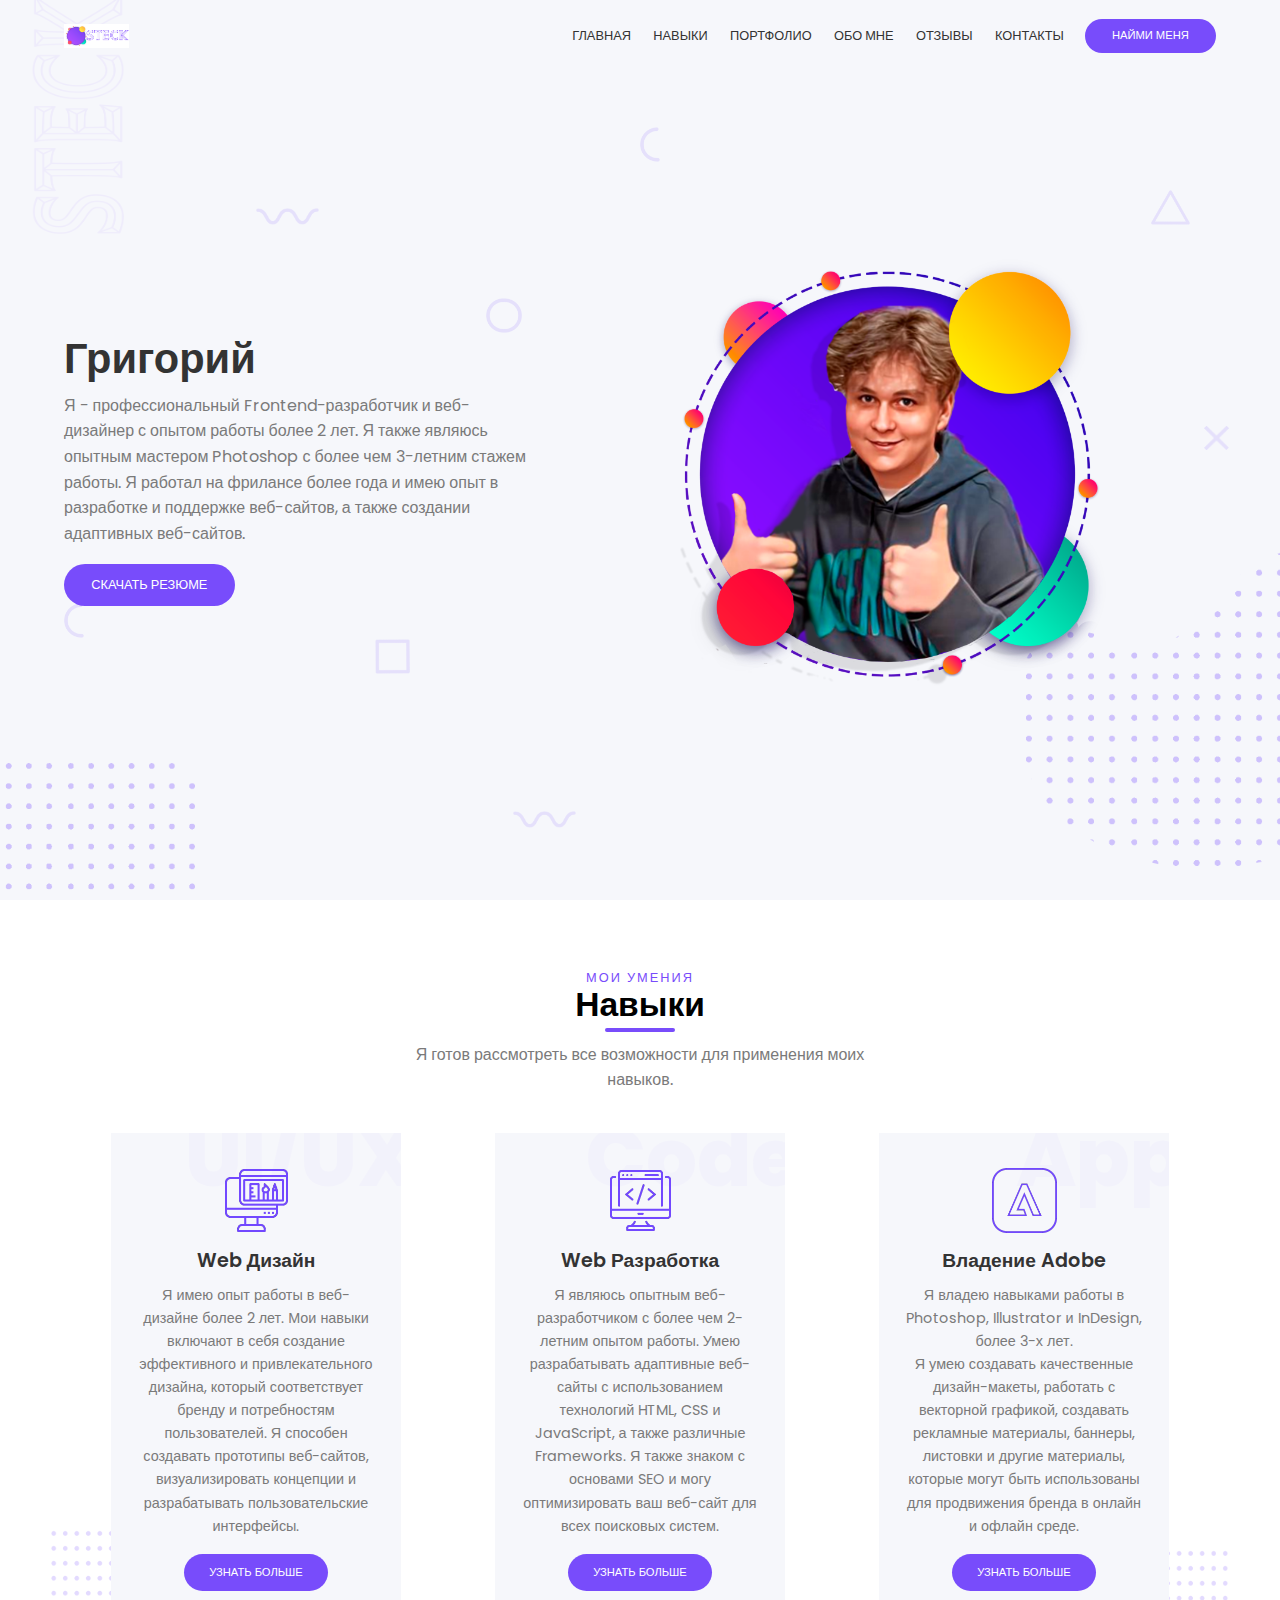
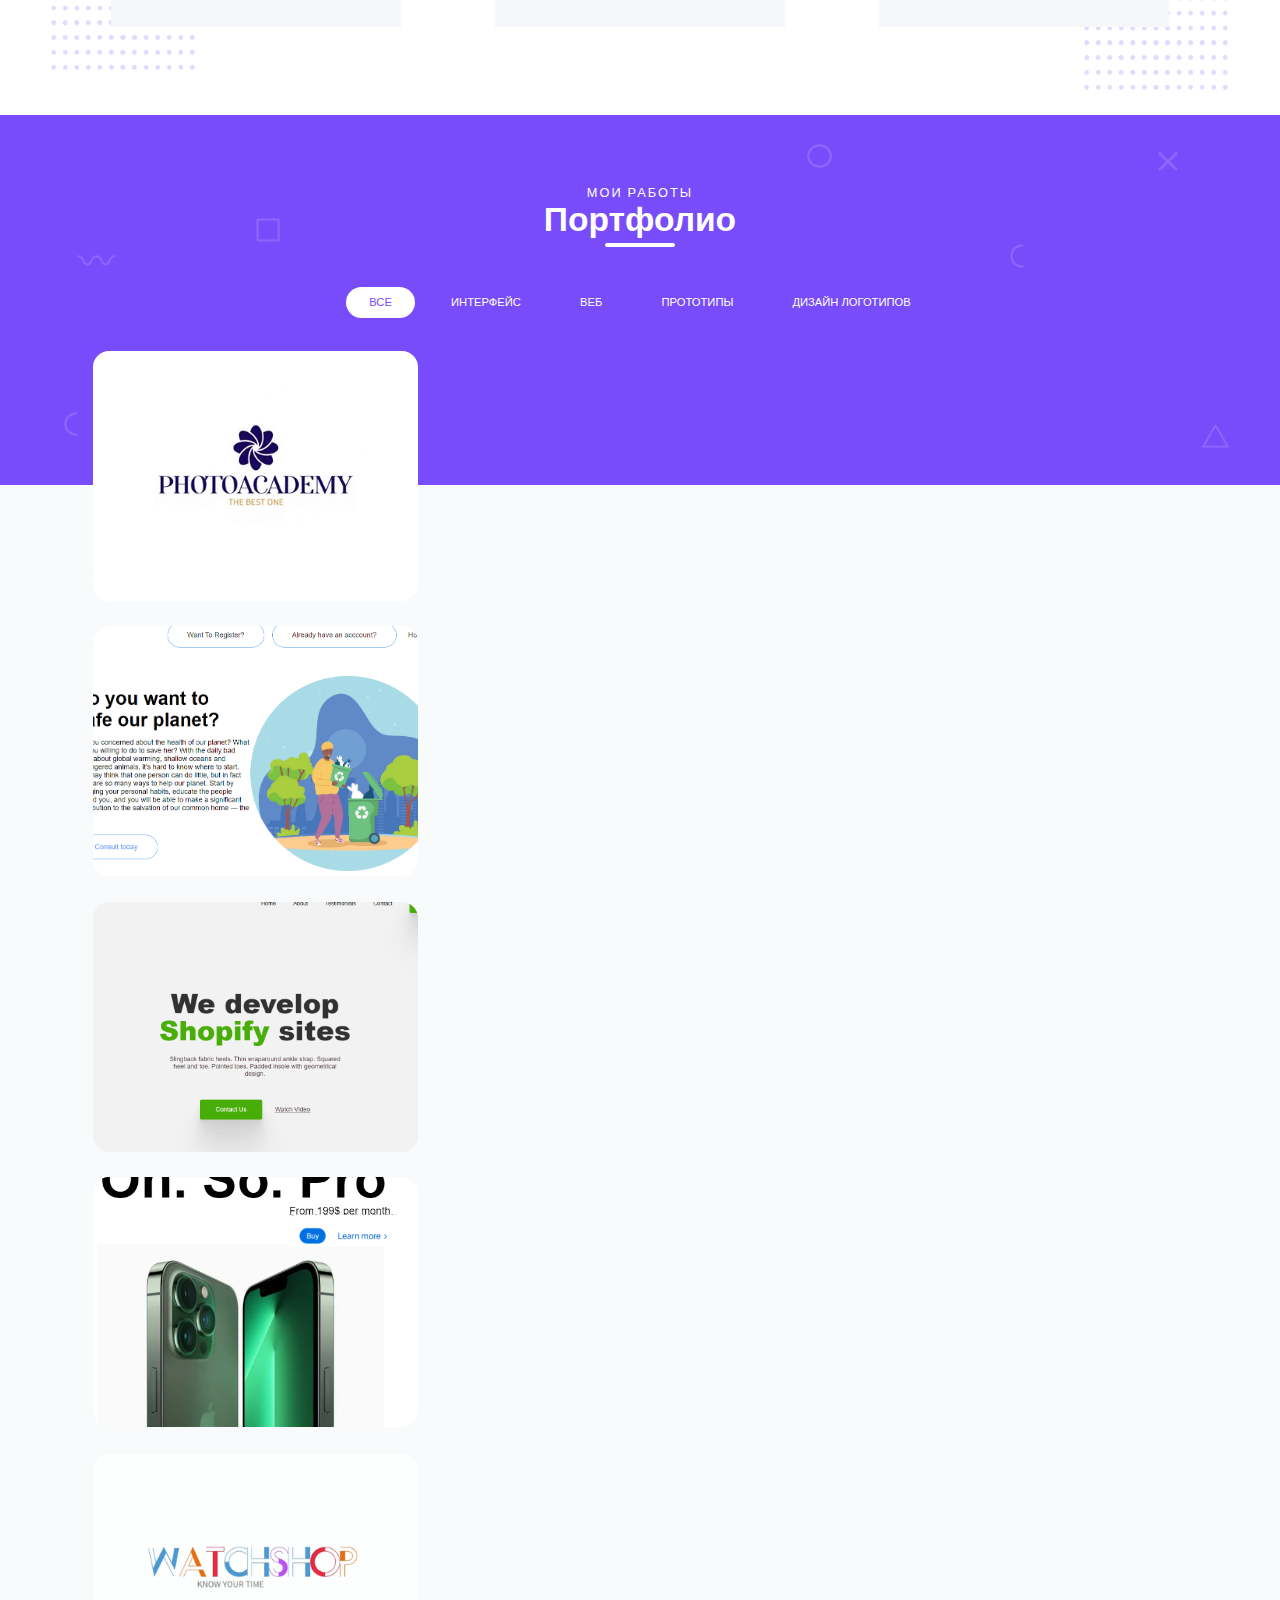
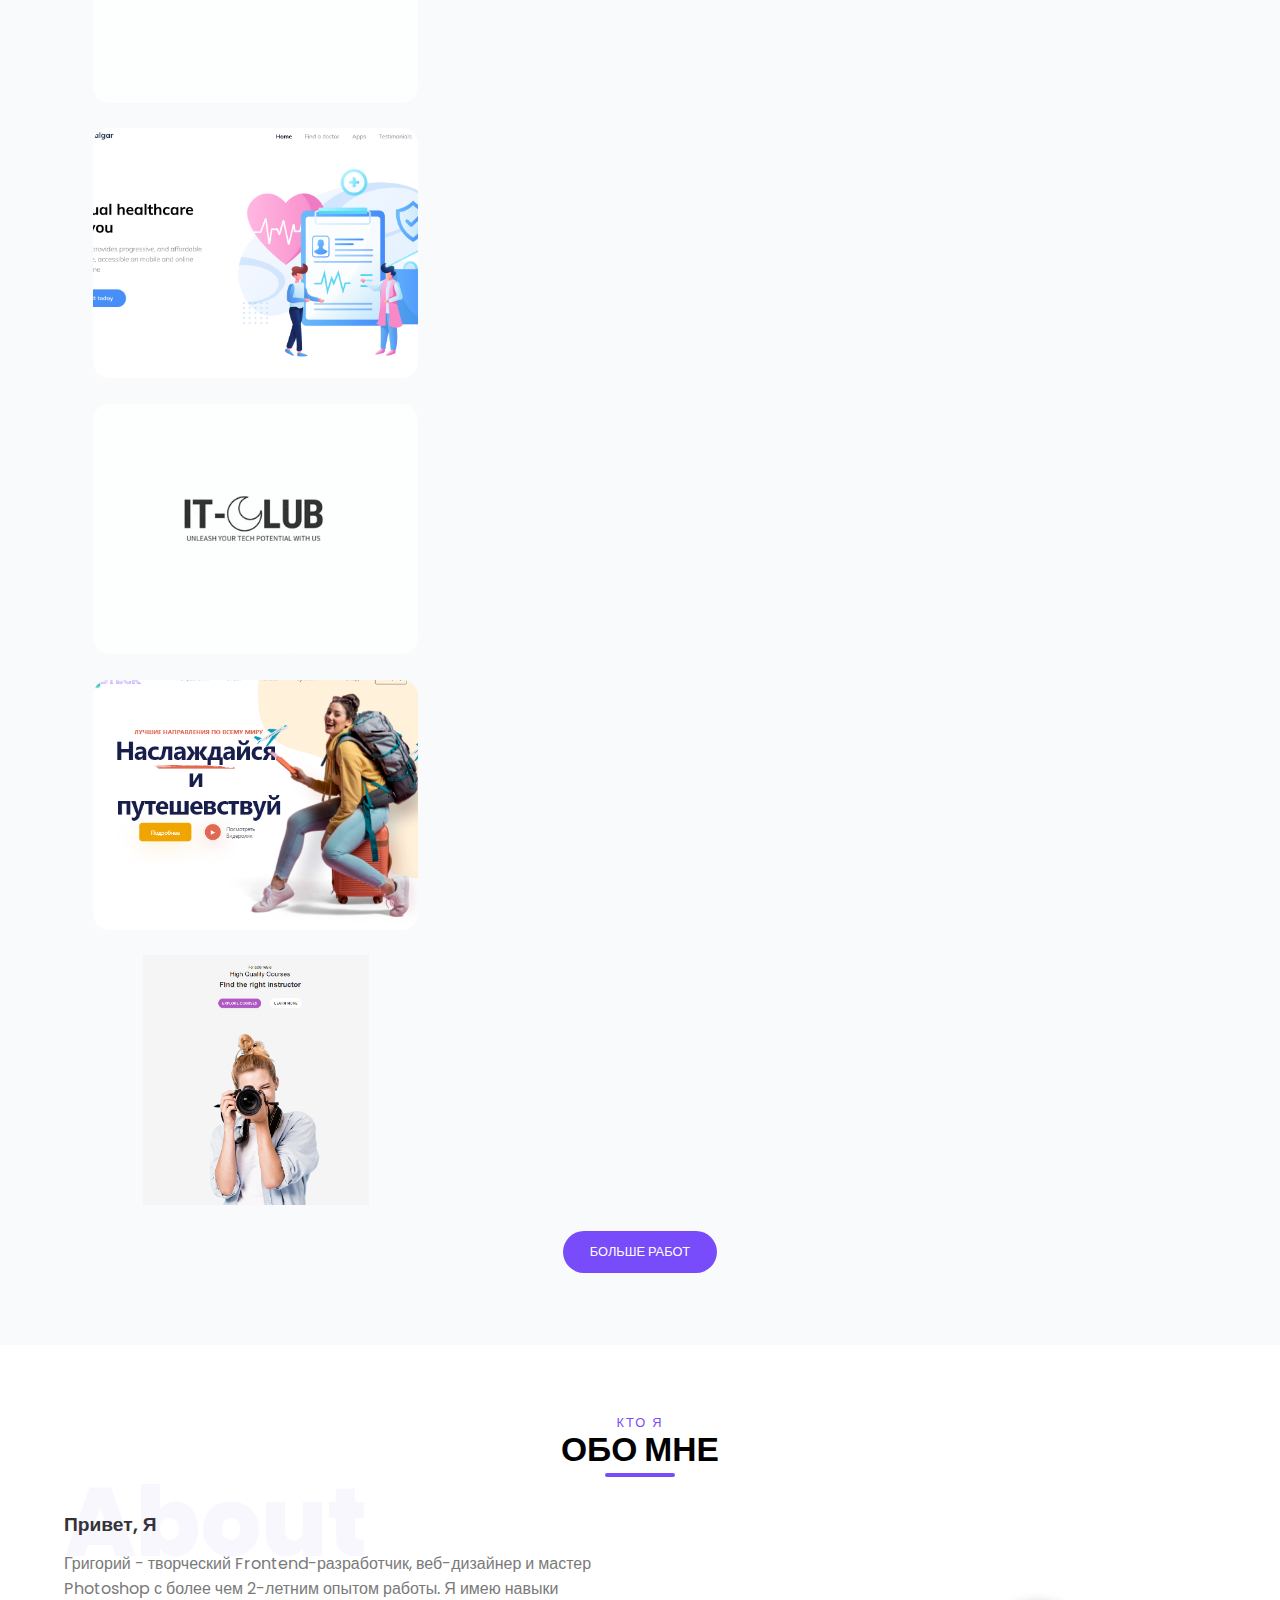
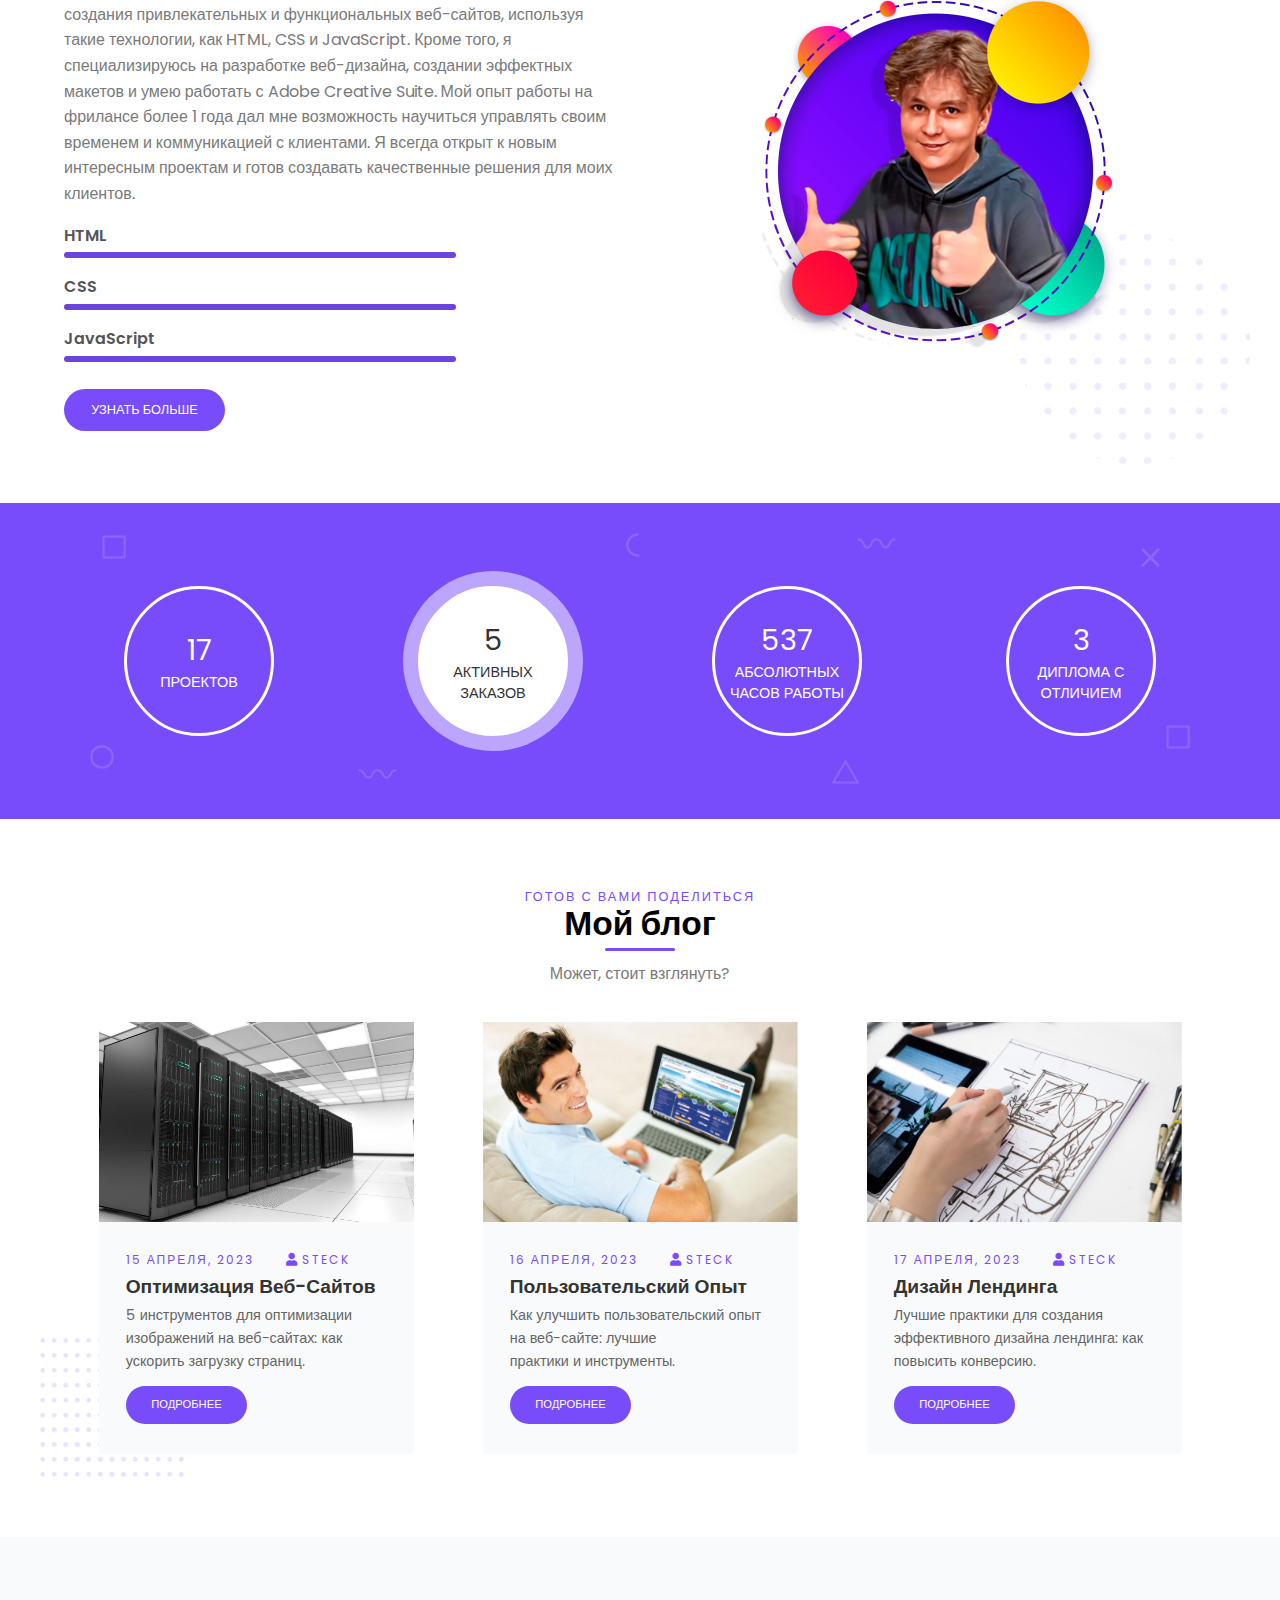
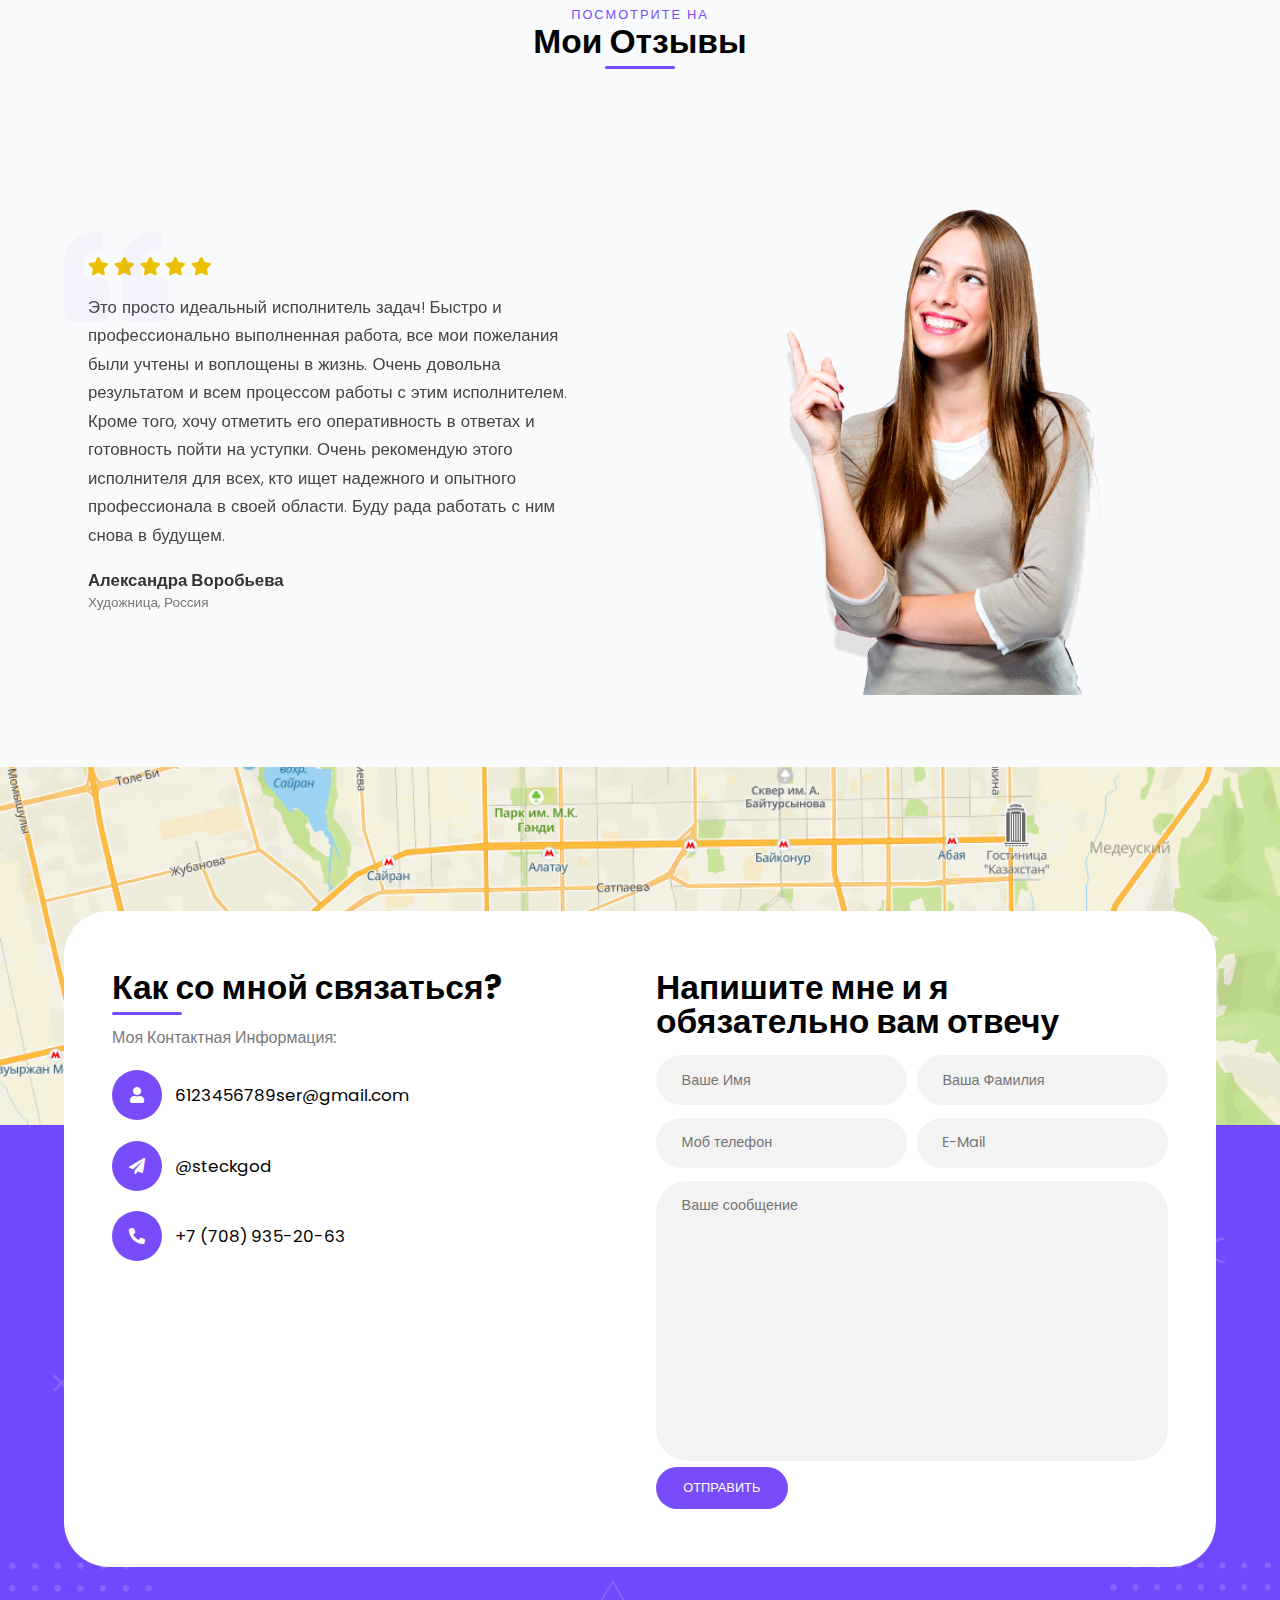
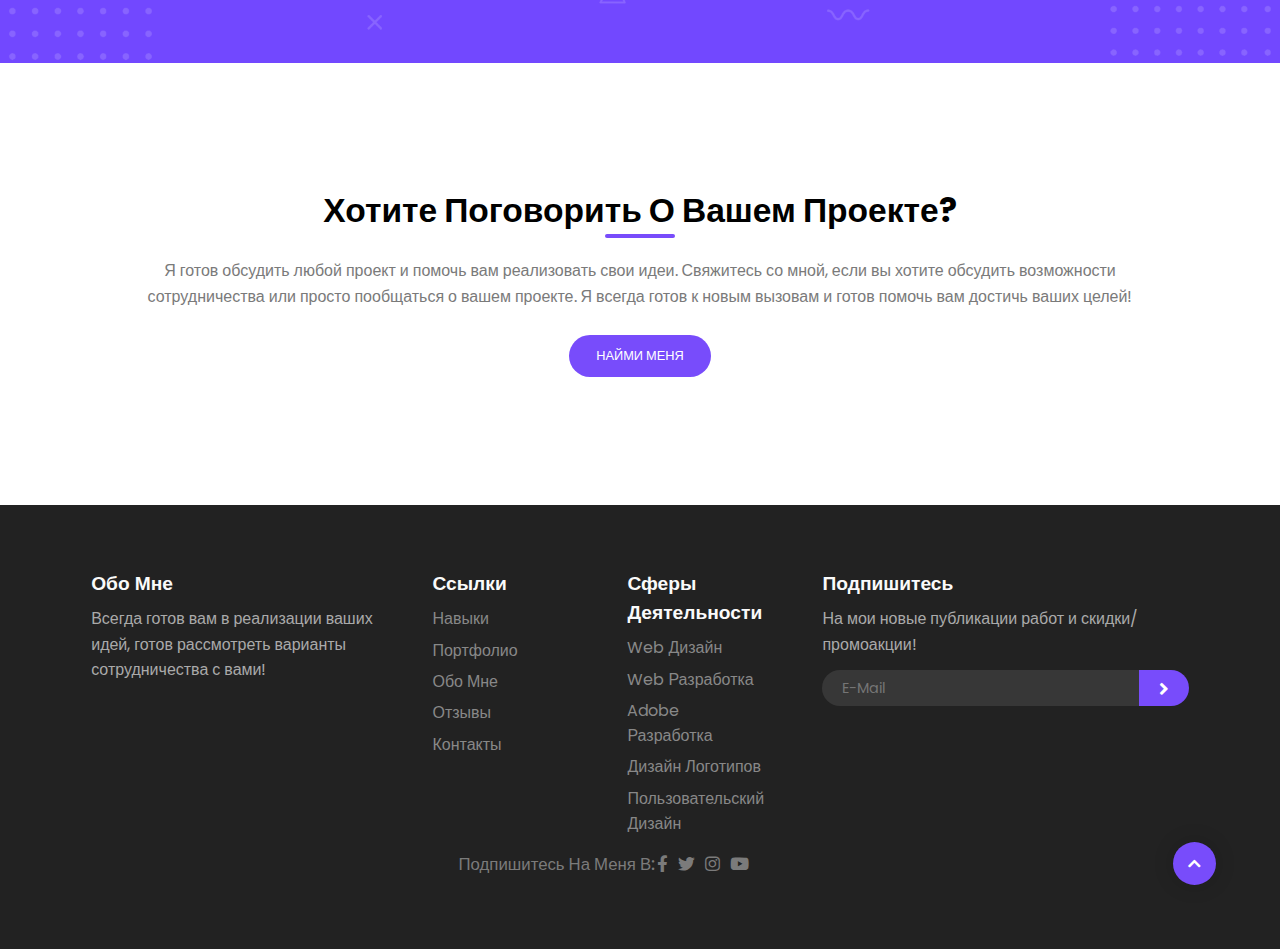
<file: index.html>
<!DOCTYPE html>
<html lang="en">
  <head>
    <meta charset="UTF-8" />
    <meta name="viewport" content="width=device-width, initial-scale=1.0" />
    <title>Григорий Портфолио</title>
    <link
      rel="stylesheet"
      href="https://cdnjs.cloudflare.com/ajax/libs/font-awesome/5.15.1/css/all.min.css"
    />
    <link
      rel="stylesheet"
      href="https://unpkg.com/swiper/swiper-bundle.min.css"
    />
    <link rel="stylesheet" href="./style.css" />
  </head>
  <body>
    <main>
      <header id="header">
        <div class="overlay overlay-lg">
          <img src="./img/shapes/квадрат.png" class="shape square" alt="" />
          <img src="./img/shapes/круг.png" class="shape circle" alt="" />
          <img
            src="./img/shapes/полукруг.png"
            class="shape half-circle1"
            alt=""
          />
          <img
            src="./img/shapes/полукруг.png"
            class="shape half-circle2"
            alt=""
          />
          <img src="./img/shapes/крестик.png" class="shape xshape" alt="" />
          <img src="./img/shapes/волна.png" class="shape wave wave1" alt="" />
          <img src="./img/shapes/волна.png" class="shape wave wave2" alt="" />
          <img
            src="./img/shapes/треугольник.png"
            class="shape triangle"
            alt=""
          />
          <img src="./img/shapes/буквы.png" class="letters" alt="" />
          <img src="./img/shapes/точки1.png" class="points points1" alt="" />
        </div>

        <nav>
          <div class="container">
            <div class="logo">
              <img src="./img/shapes/логотип.png" alt="" />
            </div>

            <div class="links">
              <ul>
                <li>
                  <a href="#header">Главная</a>
                </li>
                <li>
                  <a href="#services">Навыки</a>
                </li>
                <li>
                  <a href="#portfolio">Портфолио</a>
                </li>
                <li>
                  <a href="#about">Обо мне</a>
                </li>
                <li>
                  <a href="#testimonials">Отзывы</a>
                </li>
                <li>
                  <a href="#contact">Контакты</a>
                </li>
                <li>
                  <a href="#hireme" class="active">Найми меня</a>
                </li>
              </ul>
            </div>

            <div class="hamburger-menu">
              <div class="bar"></div>
            </div>
          </div>
        </nav>

        <div class="header-content">
          <div class="container grid-2">
            <div class="column-1">
              <h1 class="header-title">Григорий</h1>
              <p class="text">
                Я - профессиональный Frontend-разработчик и веб-дизайнер с
                опытом работы более 2 лет. Я также являюсь опытным мастером
                Photoshop с более чем 3-летним стажем работы. Я работал на
                фрилансе более года и имею опыт в разработке и поддержке
                веб-сайтов, а также создании адаптивных веб-сайтов.
              </p>
              <a href="https://docs.google.com/document/d/1OFfYvWN8gFTyo6IRxstJ1AmMuGkS2cHM/edit?usp=sharing&ouid=100532072300915300525&rtpof=true&sd=true" class="btn">Скачать Резюме</a>
            </div>

            <div class="column-2 image">
              <img
                src="./img/shapes/точки2.png"
                class="points points2"
                alt=""
              />
              <img src="./img/МоеФото.png" class="img-element z-index" alt="" />
            </div>
          </div>
        </div>
      </header>

      <section class="services section" id="services">
        <div class="container">
          <div class="section-header">
            <h3 class="title" data-title="Мои Умения">Навыки</h3>
            <p class="text">
              Я готов рассмотреть все возможности для применения моих навыков.
            </p>
          </div>

          <div class="cards">
            <div class="card-wrap">
              <img
                src="./img/shapes/точки3.png"
                class="points points1 points-sq"
                alt=""
              />
              <div class="card" data-card="UI/UX">
                <div class="card-content z-index">
                  <img src="./img/Дизайн_ПК.png" class="icon" alt="" />
                  <h3 class="title-sm">Web Дизайн</h3>
                  <p class="text">
                    Я имею опыт работы в веб-дизайне более 2 лет. Мои навыки
                    включают в себя создание эффективного и привлекательного
                    дизайна, который соответствует бренду и потребностям
                    пользователей. Я способен создавать прототипы веб-сайтов,
                    визуализировать концепции и разрабатывать пользовательские
                    интерфейсы.
                  </p>
                  <a href="https://docs.google.com/document/d/1OFfYvWN8gFTyo6IRxstJ1AmMuGkS2cHM/edit?usp=sharing&ouid=100532072300915300525&rtpof=true&sd=true" class="btn small">УЗНАТЬ БОЛЬШЕ</a>
                </div>
              </div>
            </div>

            <div class="card-wrap">
              <div class="card" data-card="Code">
                <div class="card-content z-index">
                  <img src="./img/Код_ПК.png" class="icon" alt="" />
                  <h3 class="title-sm">Web Разработка</h3>
                  <p class="text">
                    Я являюсь опытным веб-разработчиком с более чем 2-летним
                    опытом работы. Умею разрабатывать адаптивные веб-сайты с
                    использованием технологий HTML, CSS и JavaScript, а также
                    различные Frameworks. Я также знаком с основами SEO и могу
                    оптимизировать ваш веб-сайт для всех поисковых систем.
                  </p>
                  <a href="https://docs.google.com/document/d/1OFfYvWN8gFTyo6IRxstJ1AmMuGkS2cHM/edit?usp=sharing&ouid=100532072300915300525&rtpof=true&sd=true" class="btn small">УЗНАТЬ БОЛЬШЕ</a>
                </div>
              </div>
            </div>

            <div class="card-wrap">
              <img
                src="./img/shapes/точки3.png"
                class="points points2 points-sq"
                alt=""
              />
              <div class="card" data-card="App">
                <div class="card-content z-index">
                  <img src="./img/Adobe_фиолетовый.png" class="icon" alt="" />
                  <h3 class="title-sm">Владение Adobe</h3>
                  <p class="text">
                    Я владею навыками работы в Photoshop, Illustrator и
                    InDesign, более 3-х лет. <br />
                    Я умею создавать качественные дизайн-макеты, работать с
                    векторной графикой, создавать рекламные материалы, баннеры,
                    листовки и другие материалы, которые могут быть использованы
                    для продвижения бренда в онлайн и офлайн среде.
                  </p>
                  <a href="https://docs.google.com/document/d/1OFfYvWN8gFTyo6IRxstJ1AmMuGkS2cHM/edit?usp=sharing&ouid=100532072300915300525&rtpof=true&sd=true" class="btn small">УЗНАТЬ БОЛЬШЕ</a>
                </div>
              </div>
            </div>
          </div>
        </div>
      </section>

      <section class="portfolio section" id="portfolio">
        <div class="background-bg">
          <div class="overlay overlay-sm">
            <img
              src="./img/shapes/полукруг.png"
              class="shape half-circle1"
              alt=""
            />
            <img
              src="./img/shapes/полукруг.png"
              class="shape half-circle2"
              alt=""
            />
            <img src="./img/shapes/квадрат.png" class="shape square" alt="" />
            <img src="./img/shapes/волна.png" class="shape wave" alt="" />
            <img src="./img/shapes/круг.png" class="shape circle" alt="" />
            <img
              src="./img/shapes/треугольник.png"
              class="shape triangle"
              alt=""
            />
            <img src="./img/shapes/крестик.png" class="shape xshape" alt="" />
          </div>
        </div>

        <div class="container">
          <div class="section-header">
            <h3 class="title" data-title="Мои работы">Портфолио</h3>
          </div>

          <div class="section-body">
            <div class="filter">
              <button class="filter-btn active" data-filter="*">ВСЕ</button>
              <button class="filter-btn" data-filter=".ui">Интерфейс</button>
              <button class="filter-btn" data-filter=".webdev">ВЕБ</button>
              <button class="filter-btn" data-filter=".appdev">
                Прототипы
              </button>
              <button class="filter-btn" data-filter=".logo-design">
                Дизайн Логотипов
              </button>
            </div>

            <div class="grid">
              <div class="grid-item logo-design">
                <div class="gallery-image">
                  <img src="./img/portfolio/логотип1.gif" alt="" />
                  <div class="img-overlay">
                    <div class="plus"></div>
                    <div class="img-description">
                      <h3>Дизайн Логотипа</h3>
                      <h5>
                        <a href="./img/portfolio/логотип1.gif"
                          >Посмотреть Demo</a
                        >
                      </h5>
                    </div>
                  </div>
                </div>
              </div>
              <div class="grid-item webdev">
                <div class="gallery-image">
                  <img src="./img/portfolio/WEB-РАЗРАБОТКА.png" alt="" />
                  <div class="img-overlay">
                    <div class="plus"></div>
                    <div class="img-description">
                      <h3>Web Разработка</h3>
                      <h5>
                        <a href="./WEB's/Safe_Planet/index.html"
                          >Посмотреть Demo</a
                        >
                      </h5>
                    </div>
                  </div>
                </div>
              </div>
              <div class="grid-item ui webdev">
                <div class="gallery-image">
                  <img src="./img/portfolio/WEB-ДИЗАЙН1.png" alt="" />
                  <div class="img-overlay">
                    <div class="plus"></div>
                    <div class="img-description">
                      <h3>Web Дизайн</h3>
                      <h5>
                        <a href="./WEB's/We_develop_Shopify_sites/index.html"
                          >Посмотреть Demo</a
                        >
                      </h5>
                    </div>
                  </div>
                </div>
              </div>
              <div class="grid-item ui">
                <div class="gallery-image">
                  <img
                    src="./img/portfolio/Пользовательский_дизайн.png"
                    alt=""
                  />
                  <div class="img-overlay">
                    <div class="plus"></div>
                    <div class="img-description">
                      <h3>Пользовательский Дизайн</h3>
                      <h5>
                        <a href="./img/portfolio/Пользовательский_дизайн.png"
                          >Посмотреть Demo</a
                        >
                      </h5>
                    </div>
                  </div>
                </div>
              </div>
              <div class="grid-item logo-design">
                <div class="gallery-image">
                  <img src="./img/portfolio/логотип2.gif" alt="" />
                  <div class="img-overlay">
                    <div class="plus"></div>
                    <div class="img-description">
                      <h3>Дизайн Логотипа</h3>
                      <h5>
                        <a href="./img/portfolio/логотип2.gif"
                          >Посмотреть Demo</a
                        >
                      </h5>
                    </div>
                  </div>
                </div>
              </div>
              <div class="grid-item appdev">
                <div class="gallery-image">
                  <img src="./img/portfolio/FIGMA_ПРОТОТИП.png" alt="" />
                  <div class="img-overlay">
                    <div class="plus"></div>
                    <div class="img-description">
                      <h3>Разработка в FIGMA</h3>
                      <h5>
                        <a
                          href="https://www.figma.com/file/yZlsMuIBLykopM1iauGmox/trafalgar-landing-page-for-figma?node-id=0%3A1&t=SD2Lr482LVcOVNb5-1"
                          >Посмотреть Demo</a
                        >
                      </h5>
                    </div>
                  </div>
                </div>
              </div>
              <div class="grid-item logo-design">
                <div class="gallery-image">
                  <img src="./img/portfolio/логотип3.gif" alt="" />
                  <div class="img-overlay">
                    <div class="plus"></div>
                    <div class="img-description">
                      <h3>Дизайн Логотипа</h3>
                      <h5>
                        <a href="./img/portfolio/логотип3.gif"
                          >Посмотреть Demo</a
                        >
                      </h5>
                    </div>
                  </div>
                </div>
              </div>
              <div class="grid-item appdev ui">
                <div class="gallery-image">
                  <img src="./img/portfolio/ADOBE_XD_ПРОТОТИП.png" alt="" />
                  <div class="img-overlay">
                    <div class="plus"></div>
                    <div class="img-description">
                      <h3>Разработка В Adobe</h3>
                      <h5>
                        <a href="./img/portfolio/Adobe_XD_Проект.png"
                          >Посмотреть Demo</a
                        >
                      </h5>
                    </div>
                  </div>
                </div>
              </div>
              <div class="grid-item ui webdev">
                <div class="gallery-image">
                  <img src="./img/portfolio/WEB-ДИЗАЙН2.png" alt="" />
                  <div class="img-overlay">
                    <div class="plus"></div>
                    <div class="img-description">
                      <h3>Web Дизайн</h3>
                      <h5>
                        <a href="/WEB's/PhotoAcademy/index.html"
                          >Посмотреть Demo</a
                        >
                      </h5>
                    </div>
                  </div>
                </div>
              </div>
            </div>
            <div class="more-folio">
              <a href="#portfolio" class="btn">Больше работ</a>
            </div>
          </div>
        </div>
      </section>

      <section class="about section" id="about">
        <div class="container">
          <div class="section-header">
            <h3 class="title" data-title="Кто Я">ОБО МНЕ</h3>
          </div>

          <div class="section-body grid-2">
            <div class="column-1">
              <h3 class="title-sm">Привет, Я</h3>
              <p class="text">
                Григорий - творческий Frontend-разработчик, веб-дизайнер и
                мастер Photoshop с более чем 2-летним опытом работы. Я имею
                навыки создания привлекательных и функциональных веб-сайтов,
                используя такие технологии, как HTML, CSS и JavaScript. Кроме
                того, я специализируюсь на разработке веб-дизайна, создании
                эффектных макетов и умею работать с Adobe Creative Suite. Мой
                опыт работы на фрилансе более 1 года дал мне возможность
                научиться управлять своим временем и коммуникацией с клиентами.
                Я всегда открыт к новым интересным проектам и готов создавать
                качественные решения для моих клиентов.
              </p>
              <div class="skills">
                <div class="skill html">
                  <h3 class="skill-title">HTML</h3>
                  <div class="skill-bar">
                    <div class="skill-progress" data-progress="100%"></div>
                  </div>
                </div>
                <div class="skill css">
                  <h3 class="skill-title">CSS</h3>
                  <div class="skill-bar">
                    <div class="skill-progress" data-progress="100%"></div>
                  </div>
                </div>
                <div class="skill js">
                  <h3 class="skill-title">JavaScript</h3>
                  <div class="skill-bar">
                    <div class="skill-progress" data-progress="100%"></div>
                  </div>
                </div>
              </div>
              <a href="https://docs.google.com/document/d/1OFfYvWN8gFTyo6IRxstJ1AmMuGkS2cHM/edit?usp=sharing&ouid=100532072300915300525&rtpof=true&sd=true" class="btn">Узнать больше</a>
            </div>

            <div class="column-2 image">
              <img src="./img/shapes/точки4.png" class="points" alt="" />
              <img src="./img/МоеФото.png" class="z-index" alt="" />
            </div>
          </div>
        </div>
      </section>

      <section class="records">
        <div class="overlay overlay-sm">
          <img src="./img/shapes/квадрат.png" alt="" class="shape square1" />
          <img src="./img/shapes/квадрат.png" alt="" class="shape square2" />
          <img src="./img/shapes/круг.png" alt="" class="shape circle" />
          <img
            src="./img/shapes/полукруг.png"
            alt=""
            class="shape half-circle"
          />
          <img src="./img/shapes/волна.png" alt="" class="shape wave wave1" />
          <img src="./img/shapes/волна.png" alt="" class="shape wave wave2" />
          <img src="./img/shapes/крестик.png" alt="" class="shape xshape" />
          <img
            src="./img/shapes/треугольник.png"
            alt=""
            class="shape triangle"
          />
        </div>

        <div class="container">
          <div class="wrap">
            <div class="record-circle">
              <h2 class="number" data-num="17">17</h2>
              <h4 class="sub-title">Проектов</h4>
            </div>
          </div>

          <div class="wrap">
            <div class="record-circle active">
              <h2 class="number" data-num="5">5</h2>
              <h4 class="sub-title">Активных заказов</h4>
            </div>
          </div>

          <div class="wrap">
            <div class="record-circle">
              <h2 class="number" data-num="537">537</h2>
              <h4 class="sub-title">Абсолютных часов работы</h4>
            </div>
          </div>

          <div class="wrap">
            <div class="record-circle">
              <h2 class="number" data-num="3">3</h2>
              <h4 class="sub-title">Диплома с отличием</h4>
            </div>
          </div>
        </div>
      </section>

      <section class="blog section">
        <div class="container">
          <div class="section-header">
            <h3 class="title" data-title="готов с вами поделиться">Мой блог</h3>
            <p class="text">Может, стоит взглянуть?</p>
          </div>

          <div class="blog-wrapper">
            <div class="blog-wrap">
              <img
                src="./img/shapes/точки3.png"
                alt=""
                class="points points-sq"
              />

              <div class="blog-card">
                <div class="blog-image">
                  <img src="./img/Инструменты_Оптимизации.jpg" alt="" />
                </div>
                <div class="blog-content">
                  <div class="blog-info">
                    <h5 class="blog-date">15 Апреля, 2023</h5>
                    <h5 class="blog-user"><i class="fas fa-user"></i>STECK</h5>
                  </div>
                  <h3 class="title-sm">Оптимизация Веб-Сайтов</h3>
                  <p class="blog-text">
                    5 инструментов для оптимизации изображений на веб-сайтах:
                    как ускорить загрузку страниц.
                  </p>
                  <a href="#" class="btn small">Подробнее</a>
                </div>
              </div>
            </div>

            <div class="blog-wrap">
              <div class="blog-card">
                <div class="blog-image">
                  <img src="./img/Пользовательский_Опыт.jpg" alt="" />
                </div>

                <div class="blog-content">
                  <div class="blog-info">
                    <h5 class="blog-date">16 Апреля, 2023</h5>
                    <h5 class="blog-user"><i class="fas fa-user"></i>STECK</h5>
                  </div>
                  <h3 class="title-sm">Пользовательский Опыт</h3>
                  <p class="blog-text">
                    Как улучшить пользовательский опыт на веб-сайте: лучшие
                    практики и инструменты.
                  </p>
                  <a href="#" class="btn small">Подробнее</a>
                </div>
              </div>
            </div>

            <div class="blog-wrap">
              <div class="blog-card">
                <div class="blog-image">
                  <img src="./img/Дизайн_Лендинга.jpg" alt="" />
                </div>

                <div class="blog-content">
                  <div class="blog-info">
                    <h5 class="blog-date">17 Апреля, 2023</h5>
                    <h5 class="blog-user"><i class="fas fa-user"></i>STECK</h5>
                  </div>
                  <h3 class="title-sm">Дизайн Лендинга</h3>
                  <p class="blog-text">
                    Лучшие практики для создания эффективного дизайна лендинга:
                    как повысить конверсию.
                  </p>
                  <a href="#" class="btn small">Подробнее</a>
                </div>
              </div>
            </div>
          </div>
        </div>
      </section>

      <section class="testimonials section" id="testimonials">
        <div class="container">
          <div class="section-header">
            <h3 class="title" data-title="Посмотрите на">Мои Отзывы</h3>
          </div>

          <div class="testi-content grid-2">
            <div class="column-1 reviews">
              <div class="swiper-container">
                <div class="swiper-wrapper">
                  <div class="swiper-slide review">
                    <i class="fas fa-quote-left quote"></i>
                    <div class="rate">
                      <i class="fas fa-star"></i>
                      <i class="fas fa-star"></i>
                      <i class="fas fa-star"></i>
                      <i class="fas fa-star"></i>
                      <i class="fas fa-star"></i>
                    </div>

                    <p class="review-text">
                      Это просто идеальный исполнитель задач! Быстро и
                      профессионально выполненная работа, все мои пожелания были
                      учтены и воплощены в жизнь. Очень довольна результатом и
                      всем процессом работы с этим исполнителем. Кроме того,
                      хочу отметить его оперативность в ответах и готовность
                      пойти на уступки. Очень рекомендую этого исполнителя для
                      всех, кто ищет надежного и опытного профессионала в своей
                      области. Буду рада работать с ним снова в будущем.
                    </p>

                    <div class="review-info">
                      <h3 class="review-name">Александра Воробьева</h3>
                      <h5 class="review-job">Художница, Россия</h5>
                    </div>
                  </div>
                </div>
              </div>
            </div>

            <div class="column-2 image">
              <img src="./img/Отзывы1.png" alt="" class="img-element" />
            </div>
          </div>
        </div>
      </section>

      <section class="contact" id="contact">
        <div class="container">
          <div class="contact-box">
            <div class="contact-info">
              <h3 class="title">Как со мной связаться?</h3>
              <p class="text">Моя Контактная Информация:</p>
              <div class="information-wrap">
                <div class="information">
                  <div class="contact-icon">
                    <i class="fa fa-user"></i>
                  </div>
                  <p class="info-text">6123456789ser@gmail.com</p>
                </div>

                <div class="information">
                  <div class="contact-icon">
                    <i class="fas fa-paper-plane"></i>
                  </div>
                  <p class="info-text">@steckgod</p>
                </div>

                <div class="information">
                  <div class="contact-icon">
                    <i class="fas fa-phone-alt"></i>
                  </div>
                  <p class="info-text">+7 (708) 935-20-63</p>
                </div>
              </div>
            </div>
            <form action="send-email.php" method="POST">

            <div class="contact-form">
              <h3 class="title">Напишите мне и я обязательно вам отвечу</h3>
              <div class="row">
                <input
                  type="text"
                  name="name"
                  class="contact-input"
                  placeholder="Ваше Имя"
                />
                <input
                  type="text"
                  name="surname"
                  class="contact-input"
                  placeholder="Ваша Фамилия"
                />
              </div>

              <div class="row">
                <input
                  type="text"
                  name="phone"
                  class="contact-input"
                  placeholder="Моб телефон"
                />
                <input
                  type="email"
                  name="email"
                  class="contact-input"
                  placeholder="E-Mail"
                />
              </div>

              <div class="row">
                <textarea
                  name="message"
                  class="contact-input textarea"
                  placeholder="Ваше сообщение"
                ></textarea>
              </div>
              <a href="mailto:6123456789ser@gmail.com" class="btn">Отправить</a>
            </div>
          </div>
        </form>
        </div>
      </section>

      <section class="hireme" id="hireme">
        <div class="container">
          <h3 class="title">Хотите Поговорить О Вашем Проекте?</h3>
          <p class="text">
            Я готов обсудить любой проект и помочь вам реализовать свои идеи. 
            Свяжитесь со мной, если вы хотите обсудить возможности сотрудничества или просто пообщаться о вашем проекте.
             Я всегда готов к новым вызовам и готов помочь вам достичь ваших целей!
          </p>
          <a href="#contact" class="btn">Найми Меня</a>
        </div>
      </section>
    </main>
    <footer class="footer">
      <div class="container">
        <div class="grid-4">
          <div class="grid-4-col footer-about">
            <h3 class="title-sm">Обо Мне</h3>
            <p class="text">
              Всегда готов вам в реализации ваших идей, готов рассмотреть варианты сотрудничества с вами!
            </p>
          </div>

          <div class="grid-4-col footer-links">
            <h3 class="title-sm">Ссылки</h3>
            <ul>
              <li>
                <a href="#services">Навыки</a>
              </li>
              <li>
                <a href="#portfolio">Портфолио</a>
              </li>
              <li>
                <a href="#about">Обо Мне</a>
              </li>
              <li>
                <a href="#testimonials">Отзывы</a>
              </li>
              <li>
                <a href="#contact">Контакты</a>
              </li>
            </ul>
          </div>

          <div class="grid-4-col footer-links">
            <h3 class="title-sm">Сферы Деятельности</h3>
            <ul>
              <li>
                <a href="https://docs.google.com/document/d/1OFfYvWN8gFTyo6IRxstJ1AmMuGkS2cHM/edit?usp=sharing&ouid=100532072300915300525&rtpof=true&sd=true">Web Дизайн</a>
              </li>
              <li>
                <a href="https://docs.google.com/document/d/1OFfYvWN8gFTyo6IRxstJ1AmMuGkS2cHM/edit?usp=sharing&ouid=100532072300915300525&rtpof=true&sd=true">Web Разработка</a>
              </li>
              <li>
                <a href="https://docs.google.com/document/d/1OFfYvWN8gFTyo6IRxstJ1AmMuGkS2cHM/edit?usp=sharing&ouid=100532072300915300525&rtpof=true&sd=true">Adobe Разработка</a>
              </li>
              <li>
                <a href="https://docs.google.com/document/d/1OFfYvWN8gFTyo6IRxstJ1AmMuGkS2cHM/edit?usp=sharing&ouid=100532072300915300525&rtpof=true&sd=true">Дизайн Логотипов</a>
              </li>
              <li>
                <a href="https://docs.google.com/document/d/1OFfYvWN8gFTyo6IRxstJ1AmMuGkS2cHM/edit?usp=sharing&ouid=100532072300915300525&rtpof=true&sd=true">Пользовательский Дизайн</a>
              </li>
            </ul>
          </div>

          <div class="grid-4-col footer-newstletter">
            <h3 class="title-sm">Подпишитесь</h3>
            <p class="text">
              На мои новые публикации работ и скидки/промоакции!
            </p>
            <div class="footer-input-wrap">
              <input type="email" class="footer-input" placeholder="E-Mail" />
              <a href="mailto:6123456789ser@gmail.com" class="input-arrow">
                <i class="fas fa-angle-right"></i>
              </a>
            </div>
          </div>
        </div>


          <div class="followme-wrap">
            <div style="margin:0 auto;" class="followme">
              <h3>Подпишитесь На Меня В: <br></h3>
              
              <div style="padding: 2px;" class="social-media">
                <a href="https://www.facebook.com/profile.php?id=100027359350986">
                  <i class="fab fa-facebook-f"></i>
                </a>
                <a href="https://twitter.com/elonmusk/?lang=en-GB">
                  <i class="fab fa-twitter"></i>
                </a>
                <a href="https://www.instagram.com/stecks_live/">
                  <i class="fab fa-instagram"></i>
                </a>
                <a href="https://www.youtube.com/channel/UC1GBpymz1xJ1lqOwAHkC99Q">
                  <i class="fab fa-youtube"></i>
                </a>
              </div>
            </div>

            <div class="back-btn-wrap">
              <a href="#" class="back-btn">
                <i class="fas fa-chevron-up"></i>
              </a>
            </div>
          </div>
        </div>
      </div>
    </footer>

    <script src="https://cdnjs.cloudflare.com/ajax/libs/jquery/3.5.1/jquery.min.js"></script>
    <script src="https://unpkg.com/swiper/swiper-bundle.min.js"></script>
    <script src="./script.js"></script>
    <script src="./isotop-framework.js"></script>
  </body>
</html>
</file>
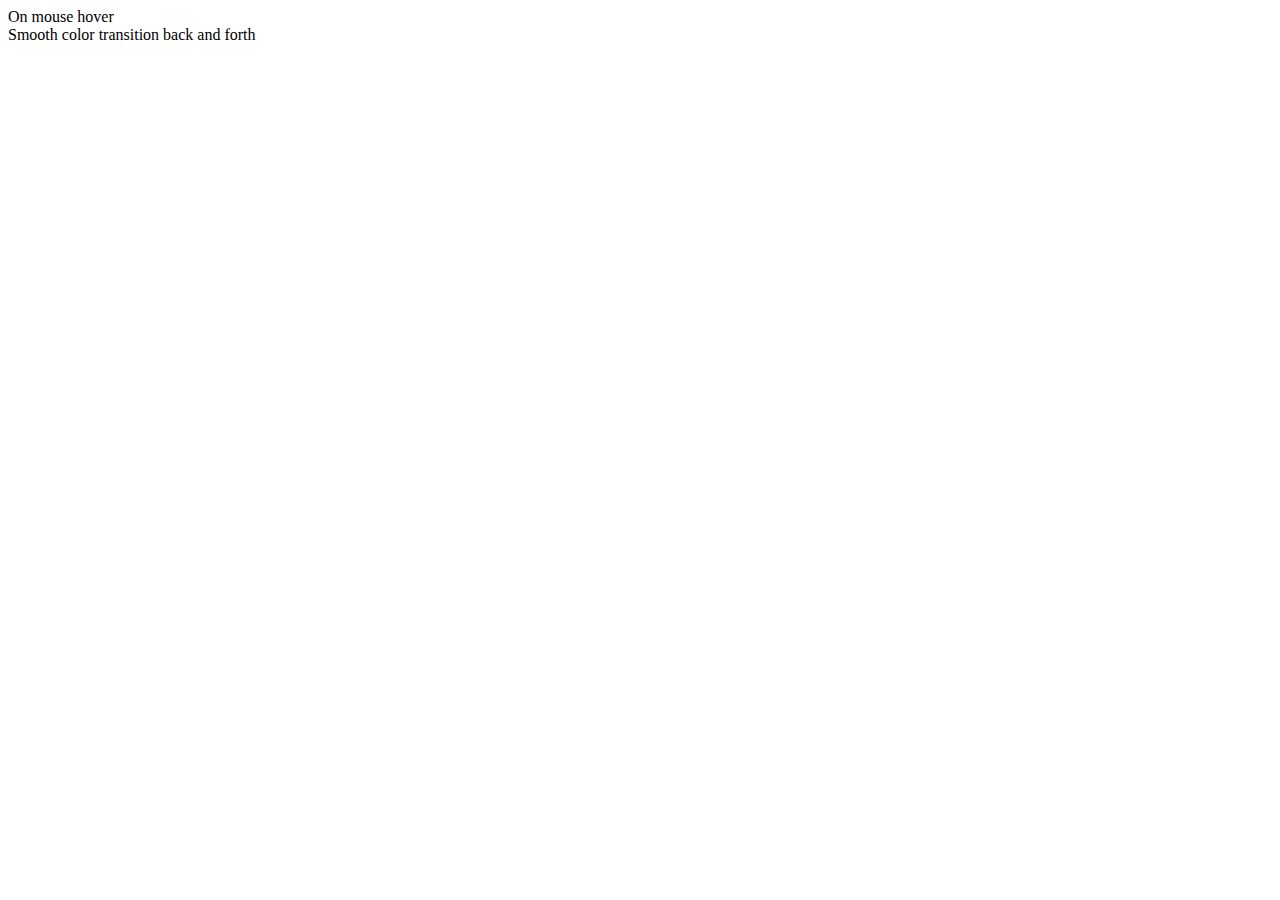
<file: WEB's/Safe_Planet/img/index.html>
<!DOCTYPE html>
<html lang="en">
  <head>
    <meta charset="UTF-8" />
    <meta http-equiv="X-UA-Compatible" content="IE=edge" />
    <meta name="viewport" content="width=device-width, initial-scale=1.0" />
    <title>Document</title>
  </head>
  <body>
    <style>
      .blok {
        background: white;
        color: black;
        cursor: pointer;
        transition: all 3s;
      }
      .blok:hover {
        background: #d0d941;
        color: #000;
      }
    </style>

    <div class="blok">On mouse hover</div>

    <div class="blok transition">Smooth color transition back and forth</div>
  </body>
</html>
</file>
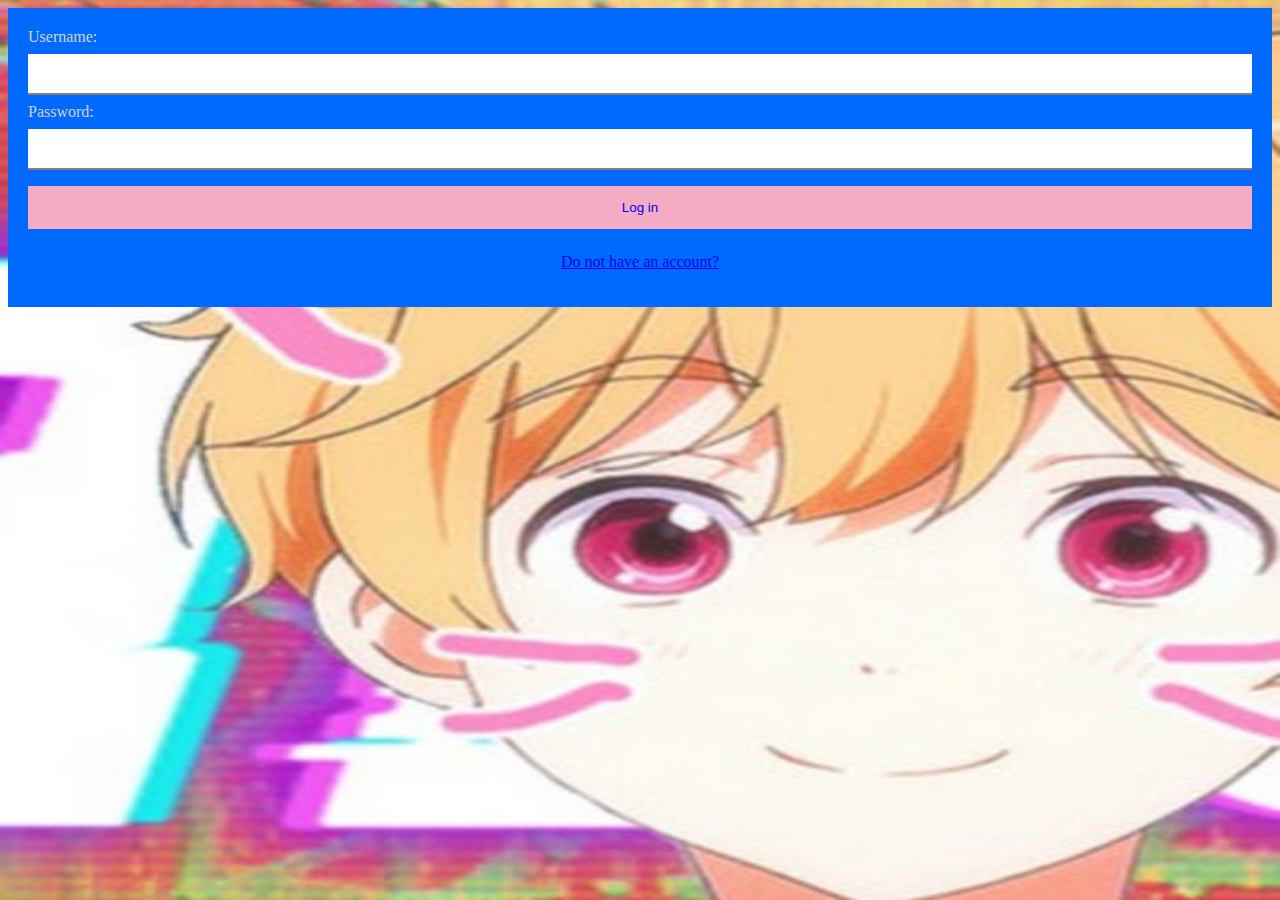
<file: WEB's/Safe_Planet/Log in.html>
<!DOCTYPE html>
<html lang="en">
<head>
  <meta charset="UTF-8">
  <meta http-equiv="X-UA-Compatible" content="IE=edge">
  <meta name="viewport" content="width=device-width, initial-scale=1.0">
  <title>Document</title>
  <link rel="shortcut icon" href="" type="image/x-icon" />
  <head>
    <style>
      label {
        color: #d2d2d2;
      }
      body {
        background-image: url(./img/channels4_profile.ico);
        background-repeat: no-repeat;
        background-size: 1920px 1080px;
        backdrop-filter: blur(5px);
      }
      form {
        padding: 20px;
        background-color: #006aff;
      }

      input[type="text"],
      input[type="password"] {
        padding: 12px 20px;
        margin: 8px 0;
        box-sizing: border-box;
        border: none;
        border-bottom: 2px solid gray;
        width: 100%;
      }

      button {
        background-color: #f4acc4;
        color: white;
        padding: 14px 20px;
        margin: 8px 0;
        border: none;
        cursor: pointer;
        width: 100%;
        text-decoration: dashed;
      }

      button:hover {
        opacity: 0.8;
      }
    </style>
  </head>
  <body>
    <form>
      <label for="username">Username: </label>
      <input type="text" id="username" name="username" />

      <label for="password">Password:</label>
      <input type="password" id="password" name="password" />

      <button type="submit"><a href="index.html" style="text-decoration: none">Log in</a></button>

      <p align="center"><a href="Register.html">Do not have an account?</a></p>
    </form>
  </body>
</html>
</file>
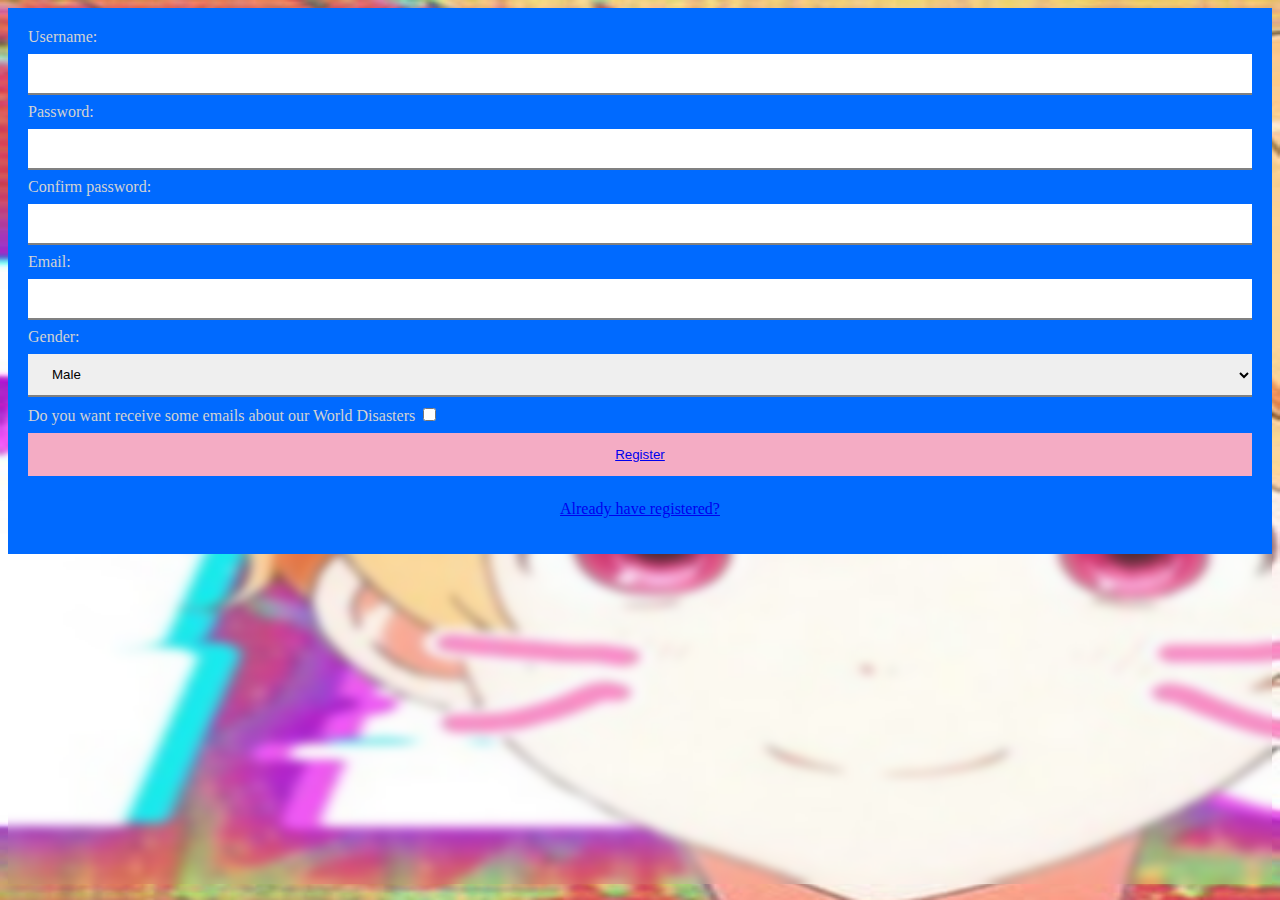
<file: WEB's/Safe_Planet/Register.html>
<html>
  <link rel="shortcut icon" href="i.ico" type="image/x-icon" />
  <head>
    <style>
      label {
        color: #d2d2d2;
      }
      body {
        background-image: url(./img/channels4_profile.ico);
        background-repeat: no-repeat;
        background-size: 1920px 1080px;
        backdrop-filter: blur(5px);
      }
      form {
        padding: 20px;
        background-color: #006aff;
      }

      input[type="text"],
      input[type="password"],
      input[type="email"] {
        padding: 12px 20px;
        margin: 8px 0;
        box-sizing: border-box;
        border: none;
        border-bottom: 2px solid gray;
        width: 100%;
      }
      select {
        padding: 12px 20px;
        margin: 8px 0;
        box-sizing: border-box;
        border: none;
        border-bottom: 2px solid gray;
        width: 100%;
      }
      button {
        background-color: #f4acc4;
        color: white;
        padding: 14px 20px;
        margin: 8px 0;
        border: none;
        cursor: pointer;
        width: 100%;
      }

      button:hover {
        opacity: 0.8;
      }
    </style>
  </head>
  <body>
    <form>
      <label for="username">Username:</label>
      <input type="text" id="username" name="username" />

      <label for="password">Password:</label>
      <input type="password" id="password" name="password" />

      <label for="confirm password">Confirm password:</label>
      <input type="password" id="password" name="password" />

      <label for="email">Email:</label>
      <input type="email" id="email" name="email" />

      <label for="gender">Gender:</label>
      <select id="gender" name="gender">
        <option value="male">Male</option>
        <option value="female">Female</option>
        <option value="other">Other</option>
      </select>

      <label for="check1"
        >Do you want receive some emails about our World Disasters</label
      >
      <input type="checkbox" name="checkbox1" id="check1" />

      <button type="submit" style="text-decoration: none">
        <a href="Log in.html">Register</a>
      </button>

      <p align="center"><a href="Log in.html">Already have registered?</a></p>
    </form>
  </body>
</html>
</file>
<file: style.css>
@import url("https://fonts.googleapis.com/css2?family=Poppins:wght@100;200;300;400;500;600;700;800;900&display=swap");

:root {
  --dark-one: #333;
  --dark-two: #7a7a7a;
  --main-color: #784cfb;
  --light-one: #fff;
  --light-two: #f9fafb;
  --light-three: #f6f7fb;
}

*,
*::before,
*::after {
  margin: 0;
  padding: 0;
  box-sizing: border-box;
}

html {
  scroll-behavior: smooth;
}

body,
button,
input,
textarea {
  font-family: "Poppins", sans-serif;
}

a {
  text-decoration: none;
}

ul {
  list-style: none;
}

img {
  width: 100%;
}

.container {
  position: relative;
  z-index: 5;
  max-width: 92rem;
  padding: 0 4rem;
  margin: 0 auto;
}

.stop-scrolling {
  height: 100%;
  overflow: hidden;
}

.grid-2 {
  display: grid;
  grid-template-columns: repeat(2, 1fr);
  align-items: center;
  justify-content: center;
}

.text {
  font-size: 1.25rem;
  color: var(--dark-two);
  line-height: 1.6;
}

.column-1 {
  margin-right: 1.5rem;
}

.column-2 {
  margin-left: 1.5rem;
}

.image {
  position: relative;
  display: flex;
  align-items: center;
  justify-content: center;
}

.z-index {
  position: relative;
  z-index: 2;
}

.overlay {
  position: absolute;
  width: 100%;
  height: 100%;
  overflow: hidden;
  top: 0;
  left: 0;
}

.overlay .shape {
  width: initial;
  opacity: 0.13;
  position: absolute;
}

.overlay.overlay-lg .shape {
  height: 55px;
}

.overlay.overlay-lg .shape.wave {
  height: initial;
  width: 88px;
}

.overlay.overlay-lg .shape.xshape {
  height: 38px;
}

.overlay.overlay-sm .shape {
  filter: brightness(0) invert(1);
  opacity: 0.15;
  height: 40px;
}

.overlay.overlay-sm .shape.wave {
  height: initial;
  width: 70px;
}

.overlay.overlay-sm .shape.xshape {
  height: 30px;
}

.points {
  opacity: 0.3;
  position: absolute;
}

.section {
  padding: 7rem 0;
  overflow: hidden;
}

.section-header {
  text-align: center;
  margin-bottom: 1.5rem;
}

.title {
  position: relative;
  display: inline-block;
  padding-bottom: 1rem;
  line-height: 1;
  font-size: 2.8rem;
  margin-bottom: 0.6rem;
}

.title:before {
  content: attr(data-title);
  display: block;
  margin-bottom: 0.4rem;
  color: var(--main-color);
  font-size: 1.15rem;
  font-weight: 500;
  text-transform: uppercase;
  letter-spacing: 3px;
}

.title:after {
  content: "";
  position: absolute;
  width: 90px;
  height: 5px;
  border-radius: 3px;
  background-color: var(--main-color);
  bottom: 0;
  left: 50%;
  transform: translateX(-50%);
}

.section-header .text {
  max-width: 600px;
  margin: 0 auto;
}

.title-sm {
  color: var(--dark-one);
  font-weight: 600;
  font-size: 1.6rem;
}

.points-sq {
  width: 210px;
}

.btn {
  display: inline-block;
  padding: 0.85rem 2rem;
  background-color: var(--main-color);
  color: var(--light-one);
  border-radius: 2rem;
  font-size: 1.05rem;
  text-transform: uppercase;
  font-weight: 500;
  transition: 0.3s;
}

.btn:hover {
  background-color: #6b44e0;
}

.btn.small {
  padding: 0.7rem 1.8rem;
  font-size: 1rem;
}

header {
  width: 100%;
  background-color: var(--light-three);
  overflow: hidden;
  position: relative;
}

nav {
  width: 100%;
  position: relative;
  z-index: 50;
}

nav .container {
  display: flex;
  justify-content: space-between;
  height: 6rem;
  align-items: center;
}

.logo {
  width: 80px;
  display: flex;
  align-items: center;
}

.links ul {
  display: flex;
}

.links a {
  display: inline-block;
  padding: 0.9rem 1.2rem;
  color: var(--dark-one);
  font-size: 1.05rem;
  text-transform: uppercase;
  font-weight: 500;
  line-height: 1;
  transition: 0.3s;
}

.links a.active {
  background-color: var(--main-color);
  color: var(--light-one);
  border-radius: 2rem;
  font-size: 1rem;
  padding: 0.9rem 2.1rem;
  margin-left: 1rem;
}

.links a:hover {
  color: var(--main-color);
}

.links a.active:hover {
  color: var(--light-one);
  background-color: #6b44e0;
}

.hamburger-menu {
  width: 2.7rem;
  height: 3rem;
  z-index: 100;
  position: relative;
  display: none;
  align-items: center;
  justify-content: flex-end;
}

.hamburger-menu .bar {
  position: relative;
  width: 2.1rem;
  height: 3px;
  border-radius: 3px;
  background-color: var(--dark-one);
  transition: 0.5s;
}

.bar:before,
.bar:after {
  content: "";
  position: absolute;
  width: 2.1rem;
  height: 3px;
  border-radius: 3px;
  background-color: var(--dark-one);
  transition: 0.5s;
}

.bar:before {
  transform: translateY(-9px);
}

.bar:after {
  transform: translateY(9px);
}

nav.open .hamburger-menu .bar {
  background-color: transparent;
  transform: rotate(360deg);
}

nav.open .hamburger-menu .bar:before {
  transform: translateY(0) rotate(45deg);
  background-color: var(--light-one);
}

nav.open .hamburger-menu .bar:after {
  transform: translateY(0) rotate(-45deg);
  background-color: var(--light-one);
}

nav.open .links {
  transform: translateX(0);
}

.header-content .container.grid-2 {
  grid-template-columns: 2.5fr 3.5fr;
  min-height: calc(100vh - 6rem);
  padding-bottom: 2.5rem;
  text-align: left;
}

.header-title {
  font-size: 3.8rem;
  line-height: 0.8;
  color: var(--dark-one);
}

.header-content .text {
  margin: 2.15rem 0;
}

.header-content .image .img-element {
  max-width: 750px;
}

header .points1 {
  width: 420px;
  bottom: -75px;
  left: -150px;
}

header .points2 {
  width: 70%;
  top: 65%;
  left: 71%;
}

header .square {
  right: 68%;
  top: 71%;
}

header .triangle {
  right: 7%;
  bottom: 75%;
}

header .xshape {
  right: 4%;
  bottom: 50%;
}

header .half-circle1 {
  left: 50%;
  bottom: 82%;
}

header .half-circle2 {
  left: 5%;
  top: 67%;
}

header .wave1 {
  bottom: 75%;
  left: 20%;
}

header .wave2 {
  bottom: 8%;
  right: 55%;
}

header .circle {
  left: 38%;
  bottom: 63%;
}

.letters {
  position: absolute;
  width: 13.5%;
  top: -5px;
  left: 15px;
  opacity: 0.06;
}

/* End header */

/* Services */

.cards {
  display: flex;
  justify-content: space-around;
  flex-wrap: wrap;
  width: 100%;
}

.card-wrap {
  position: relative;
  margin: 1.7rem 0.8rem;
}

.card {
  position: relative;
  width: 100%;
  max-width: 390px;
  min-height: 520px;
  background-color: var(--light-three);
  display: flex;
  align-items: center;
  justify-content: center;
  text-align: center;
  padding: 3rem 2rem;
  overflow: hidden;
  transition: 0.3s;
}

.card:before {
  content: attr(data-card);
  position: absolute;
  top: -15px;
  right: -15px;
  font-size: 6rem;
  font-weight: 800;
  line-height: 1;
  color: var(--main-color);
  opacity: 0.025;
}

.card:after {
  content: "";
  position: absolute;
  width: 100%;
  height: 0px;
  bottom: 0;
  left: 0;
  background-color: var(--main-color);
  transition: 0.3s;
}

.card-wrap:hover .card {
  transform: translateY(-15px);
}

.card-wrap:hover .card:after {
  height: 8px;
}

.icon {
  width: 90px;
  margin-bottom: 1.7rem;
}

.card .title-sm {
  line-height: 0.8;
}

.card .text {
  font-size: 1.15rem;
  margin: 1.8rem 0;
}

.services .points1 {
  bottom: -50px;
  left: -125px;
  opacity: 0.2;
  pointer-events: none;
}

.services .points2 {
  bottom: -70px;
  right: -65px;
  opacity: 0.2;
  pointer-events: none;
}

.portfolio {
  position: relative;
  width: 100%;
  background-color: var(--light-two);
}

.background-bg {
  position: absolute;
  width: 100%;
  height: 520px;
  top: 0;
  left: 0;
  background-color: var(--main-color);
}

.portfolio .title,
.portfolio .title:before {
  color: var(--light-one);
}

.portfolio .title:after {
  background-color: var(--light-one);
}

.filter {
  width: 100%;
  display: flex;
  align-items: center;
  justify-content: center;
  flex-wrap: wrap;
}

.filter-btn {
  border: none;
  outline: none;
  background-color: transparent;
  margin: 0.45rem 0.4rem;
  padding: 0.85rem 1.8rem;
  color: var(--light-one);
  text-transform: uppercase;
  font-weight: 500;
  font-size: 1.1rem;
  line-height: 1;
  cursor: pointer;
  border-radius: 2rem;
  transition: 0.3s;
}

.filter-btn.active {
  background-color: var(--light-one);
  color: var(--main-color);
}

.portfolio .square {
  top: 28%;
  left: 20%;
}

.portfolio .circle {
  top: 8%;
  right: 35%;
}

.portfolio .triangle {
  bottom: 10%;
  right: 4%;
}

.portfolio .half-circle1 {
  bottom: 13%;
  left: 5%;
}

.portfolio .half-circle2 {
  top: 35%;
  right: 20%;
}

.portfolio .xshape {
  top: 10%;
  right: 8%;
}

.portfolio .wave {
  top: 38%;
  left: 6%;
}

.grid {
  width: 100%;
  margin: 1.5rem 0;
}

.grid-item {
  width: 33.33%;
  padding: 1rem 1.2rem;
  display: flex;
  justify-content: center;
}

.gallery-image {
  position: relative;
  overflow: hidden;
  border-radius: 16px;
  height: 330px;
  width: 100%;
  cursor: pointer;
}

.gallery-image img {
  position: absolute;
  height: 115%;
  width: initial;
  top: 50%;
  left: 50%;
  transform: translate(-50%, -50%);
  transform-origin: center;
  transition: 0.5s;
}

.gallery-image .img-overlay {
  position: absolute;
  width: 100%;
  height: 100%;
  top: 0;
  left: 0;
  z-index: 2;
  color: var(--light-one);
  background-color: rgba(120, 76, 251, 0.55);
  display: flex;
  flex-direction: column;
  align-items: center;
  justify-content: flex-end;
  padding: 2rem 3.2rem;
  opacity: 0;
  transition: 0.5s;
}

.img-overlay .plus {
  position: relative;
  margin: auto 0;
}

.plus:before,
.plus:after {
  content: "";
  position: absolute;
  width: 4.5rem;
  height: 3px;
  top: 50%;
  left: 50%;
  transform: translate(-50%, -50%);
  background-color: var(--light-one);
  border-radius: 3px;
}

.plus:before {
  transform: translate(-50%, -50%) rotate(-90deg);
}

.img-description {
  width: 100%;
}

.img-overlay h3 {
  font-weight: 600;
  text-transform: uppercase;
  font-size: 1.5rem;
}

.img-overlay h5 {
  font-size: 1.15rem;
  font-weight: 300;
}

.gallery-image:hover .img-overlay {
  opacity: 1;
}

.gallery-image:hover img {
  transform: translate(-50%, -50%) scale(1.1);
}

.more-folio {
  display: flex;
  justify-content: center;
}

.about {
  overflow: hidden;
}

.about img {
  max-width: 600px;
}

.about .text {
  margin-top: 1rem;
}

.skills {
  margin: 1.5rem 0 2.5rem 0;
}

.skill {
  margin: 1rem 0;
}

.skill-title {
  color: #555;
  font-weight: 600;
  margin-bottom: 0.3rem;
}

.skill-bar {
  width: 70%;
  height: 8px;
  border-radius: 4px;
  background-color: #6b44e0;
  position: relative;
  overflow: hidden;
}

.skill-progress {
  position: absolute;
  height: 100%;
  width: 0%;
  top: 0;
  left: 0;
  background-color: var(--dark-one);
  transition: 1s;
}

.about .column-1 {
  position: relative;
}

.about .column-1:before {
  content: "About";
  position: absolute;
  font-size: 8rem;
  font-weight: 800;
  color: var(--main-color);
  opacity: 0.04;
  top: 20px;
  left: 0;
  line-height: 0;
}

.about .points {
  width: 300px;
  top: 65%;
  left: 80%;
  opacity: 0.1;
}

.records {
  position: relative;
  background-color: var(--main-color);
  padding: 5.2rem 0;
}

.records .container {
  display: grid;
  grid-template-columns: repeat(4, 1fr);
  align-items: center;
  justify-content: center;
  text-align: center;
  grid-column-gap: 1.5rem;
  grid-row-gap: 2rem;
}

.record-circle {
  width: 180px;
  height: 180px;
  border-radius: 50%;
  margin: 0 auto;
  border: 4px solid var(--light-one);
  display: flex;
  flex-direction: column;
  justify-content: center;
  color: var(--light-one);
}

.record-circle.active {
  background-color: var(--light-one);
  color: var(--dark-one);
  box-shadow: 0 0 0 15px rgb(255, 255, 255, 0.5);
}

.number {
  font-weight: 400;
  font-size: 2.35rem;
}

.sub-title {
  font-weight: 400;
  font-size: 1.12rem;
  text-transform: uppercase;
}

.records .square1 {
  left: 8%;
  top: 10%;
}

.records .square2 {
  right: 90px;
  bottom: 70px;
}

.records .xshape {
  top: 45px;
  right: 120px;
}

.records .circle {
  left: 7%;
  bottom: 50px;
}

.records .triangle {
  left: 65%;
  bottom: 35px;
}

.records .wave1 {
  top: 35px;
  right: 30%;
}

.records .wave2 {
  bottom: 40px;
  left: 28%;
}

.records .half-circle {
  top: 30px;
  right: 50%;
}

.blog-wrapper {
  display: flex;
  width: 100%;
  justify-content: space-around;
  flex-wrap: wrap;
}

.blog-wrap {
  position: relative;
  margin: 1.3rem 0.5rem;
}

.blog-card {
  max-width: 420px;
  width: 100%;
  overflow: hidden;
  background-color: var(--light-two);
  transition: 0.3s;
  position: relative;
}

.blog-card:after {
  content: "";
  position: absolute;
  width: 1100%;
  height: 0px;
  bottom: 0;
  left: 0;
  background-color: var(--main-color);
  transition: 0.3s;
}

.blog-image {
  width: 100%;
  height: 270px;
  position: relative;
  overflow: hidden;
}

.blog-image img {
  position: absolute;
  height: 105%;
  width: initial;
  top: 50%;
  left: 50%;
  transform: translate(-50%, -50%);
  transition: 0.5s;
}

.blog-content {
  padding: 2.1rem 2.2rem 2.7rem 2.2rem;
}

.blog-info {
  display: flex;
  flex-wrap: wrap;
  margin-bottom: 0.5rem;
}

.blog-info h5 {
  color: var(--main-color);
  font-weight: 400;
  text-transform: uppercase;
  font-size: 1.05rem;
  letter-spacing: 2px;
}

.blog-date {
  margin-right: 2rem;
}

.blog-user i {
  margin-right: 0.2rem;
  font-size: 1rem;
}

.blog-text {
  margin: 0.5rem 0 1.5rem 0;
  font-size: 1.2rem;
  line-height: 1.6;
  color: #666;
}

.blog-card:hover {
  transform: translateY(-15px);
}

.blog-card:hover:after {
  height: 8px;
}

.blog-card:hover .blog-image img {
  transform: translate(-50%, -50%) scale(1.15);
}

.blog .points {
  top: 72%;
  right: 71%;
  opacity: 0.15;
}

.testimonials {
  background-color: var(--light-two);
  overflow: hidden;
}

.testi-content {
  margin-top: 6rem;
}

.reviews {
  overflow: hidden;
}

.review {
  position: relative;
  padding: 2rem 1.5rem;
}

.quote {
  position: absolute;
  top: 0;
  left: 0;
  color: var(--main-color);
  opacity: 0.04;
  font-size: 8rem;
}

.rate {
  display: flex;
  font-size: 1.4rem;
  color: #ebc000;
  margin-bottom: 1.5rem;
}

.rate i {
  margin-right: 0.3rem;
}

.review-text {
  font-size: 1.35rem;
  font-weight: 300;
  color: #444;
  line-height: 1.7;
}

.review-info {
  margin-top: 2rem;
}

.review-name {
  font-size: 1.3rem;
  font-weight: 700;
  color: var(--dark-one);
}

.review-job {
  font-size: 1.15rem;
  font-weight: 300;
  color: #777;
}

.review-nav {
  bottom: 2.2rem;
  top: initial;
  font-size: 1.8rem;
  color: var(--main-color);
}

.swiper-button-next {
  right: 2rem;
  left: initial;
}

.swiper-button-prev {
  right: 4.5rem;
  left: initial;
}

.swiper-button-prev:after,
.swiper-button-next:after {
  display: none;
}

.contact {
  position: relative;
  width: 100%;
  padding: 13.5rem 0 8.5rem;
}

.contact:before,
.contact:after {
  content: "";
  position: absolute;
  width: 100%;
  z-index: -1;
  left: 0;
}

.contact:before {
  top: 0;
  height: 40%;
  background: url("../img/Карта_Алматы.png") center center / cover;
}

.contact:after {
  top: 40%;
  height: 60%;
  background: url("../img/Задник.png") center bottom / cover;
}

.contact-box {
  width: 100%;
  background-color: var(--light-one);
  width: 100%;
  border-radius: 45px;
  padding: 5.5rem 4.5rem;
  display: grid;
  grid-template-columns: repeat(2, 1fr);
}

.contact-info {
  padding-right: 2rem;
}

.contact-form {
  padding-left: 2rem;
}

.contact-info .title:after {
  left: 0;
  transform: initial;
}

.information-wrap {
  margin-top: 2rem;
}

.information {
  display: flex;
  align-items: center;
}

.information:not(:last-child) {
  margin-bottom: 1.3rem;
}

.contact-icon {
  min-width: 67px;
  height: 67px;
  display: inline-block;
  border-radius: 50%;
  background-color: var(--main-color);
  color: var(--light-one);
  text-align: center;
  font-size: 1.4rem;
  margin-right: 1rem;
}

.contact-icon i {
  line-height: 67px;
}

.info-text {
  font-size: 1.3rem;
  display: inline-block;
}

.contact-form .title:after {
  display: none;
}

.contact-form .title {
  margin: 0;
}

.contact-form .row {
  width: 100%;
  display: grid;
  grid-template-columns: repeat(auto-fit, minmax(130px, 1fr));
  grid-column-gap: 0.6rem;
}

.contact-input {
  padding: 1.2rem 2.1rem;
  margin: 0.6rem 0;
  border: none;
  outline: none;
  background: #f3f3f3;
  border-radius: 4rem;
  font-weight: 600;
  font-size: 1.25rem;
  transition: 0.3s;
}

.contact-input::placeholder {
  font-weight: 400;
}

.contact-input.textarea {
  resize: none;
  min-height: 280px;
  border-radius: 2rem;
}

.contact-input:hover {
  background: #ececec;
}

.contact-input:focus {
  background: #eaeaea;
}

.contact-input .btn {
  margin-top: 0.6rem;
}

.hireme {
  padding: 12rem 0;
}

.hireme .container {
  text-align: center;
}

.hireme .title {
  margin-bottom: 1.3rem;
}

.hireme .text {
  max-width: 1000px;
  margin: 0 auto 1.6rem auto;
}

.footer {
  background-color: #222;
  padding: 6rem 0;
}

.footer .grid-4 {
  display: grid;
  grid-template-columns: 3.5fr 2fr 2fr 3fr;
}

.grid-4-col {
  padding: 0 1.7rem;
}

.footer .title-sm {
  color: #fafafa;
  margin-bottom: 0.9rem;
}

.footer .text {
  color: #aaa;
}

.footer-links a {
  color: #888;
  font-size: 1.25rem;
  display: inline-block;
  margin-bottom: 0.4rem;
  transition: 0.3s;
}

.footer-links a:hover {
  color: var(--main-color);
}

.footer-input-wrap {
  display: grid;
  grid-template-columns: auto 50px;
  width: 100%;
  height: 50px;
  border-radius: 30px;
  overflow: hidden;
  margin-top: 1.2rem;
}

.footer-input {
  background: #373737;
  color: #333;
  outline: none;
  border: none;
  padding: 0 1.5rem;
  font-size: 1.1rem;
  transition: 0.3s;
}

.input-arrow {
  color: #fff;
  background-color: var(--main-color);
  display: flex;
  align-items: center;
  justify-content: center;
  font-size: 1.45rem;
  transition: 0.3s;
}

.input-arrow:hover {
  background-color: #6b44e0;
}

.focus {
  background: #fff;
}

.bottom-footer {
  margin-top: 5.5rem;
  padding: 0 1.7rem;
  display: flex;
  align-items: center;
  justify-content: space-between;
}

.copyright .text {
  color: #7b7b7b;
  font-size: 1.2rem;
  display: inline-block;
  text-align: center;
}

.copyright .text span {
  color: var(--main-color);
  cursor: pointer;
}

.followme-wrap {
  display: flex;
}

.followme {
  display: flex;
  align-items: center;
}

.followme h3 {
  color: #7b7b7b;
  font-weight: 500;
  font-size: 1.3rem;
}

.followme .footer-line {
  width: 60px;
  height: 2px;
  background-color: #7b7b7b;
  margin: 0 1.2rem;
  display: inline-block;
}

.social-media a {
  color: #7b7b7b;
  font-size: 1.3rem;
  margin-right: 0.4rem;
  transition: 0.3s;
}

.social-media a:hover {
  color: var(--main-color);
}

.back-btn-wrap {
  position: relative;
  margin-left: 2.5rem;
}

.back-btn {
  display: flex;
  align-items: center;
  justify-content: center;
  height: 55px;
  width: 55px;
  background-color: var(--main-color);
  border-radius: 50%;
  color: #fff;
  font-size: 1.2rem;
  box-shadow: 0 0 20px 1px rgba(0, 0, 0, 0.15);
  transition: 0.3s;
  position: relative;
  z-index: 2;
}

.back-btn:hover {
  background-color: #6b44e0;
}

.back-btn-wrap:before {
  content: "";
  position: absolute;
  width: 60px;
  height: 60px;
  background-color: #fff;
  z-index: 1;
  top: 50%;
  left: 50%;
  transform: translate(-50%, -50%) scale(0.7);
  border-radius: 50%;
  opacity: 0.08;
  animation: scale 1.2s ease-out infinite 1s;
}

@keyframes scale {
  0% {
    transform: translate(-50%, -50%) scale(1);
    opacity: 0.15;
  }

  100% {
    transform: translate(-50%, -50%) scale(1.6);
    opacity: 0;
  }
}

@media (max-width: 1280px) {
  .text {
    font-size: 1rem;
  }

  .title {
    font-size: 2.1rem;
    padding-bottom: 0.65rem;
  }

  .title:before {
    margin-bottom: 0.2rem;
    font-size: 0.8rem;
    letter-spacing: 2px;
  }

  .title:after {
    height: 3.5px;
    width: 70px;
  }

  .title-sm {
    font-size: 1.2rem;
  }

  .btn {
    padding: 0.75rem 1.7rem;
    font-size: 0.8rem;
  }

  .btn.small {
    padding: 0.65rem 1.6rem;
    font-size: 0.7rem;
  }

  .section-header .text {
    max-width: 500px;
  }

  .section {
    padding: 4.5rem 0;
  }

  .column-1 {
    margin-right: 1rem;
  }

  .column-2 {
    margin-left: 1rem;
  }

  .overlay.overlay-lg .shape {
    height: 35px;
  }

  .overlay.overlay-lg .shape.wave {
    height: initial;
    width: 63px;
  }

  .overlay.overlay-lg .shape.xshape {
    height: 24px;
  }

  .overlay.overlay-sm .shape {
    height: 24px;
  }

  .overlay.overlay-sm .shape.wave {
    height: initial;
    width: 39px;
  }

  .overlay.overlay-sm .shape.xshape {
    height: 19px;
  }

  header .points1 {
    width: 270px;
    bottom: -50px;
    left: -75px;
  }

  header .points2 {
    width: 340px;
  }

  header .letters {
    width: 11%;
  }

  .header-content .image .img-element {
    max-width: 500px;
  }

  nav .container {
    height: 4.5rem;
  }

  .header-content .container.grid-2 {
    min-height: calc(100vh - 4.5rem);
    padding-bottom: 1.5rem;
  }

  .logo {
    width: 65px;
  }

  .links a {
    font-size: 0.8rem;
    padding: 0.65rem 0.7rem;
  }

  .links a.active {
    font-size: 0.7rem;
    padding: 0.7rem 1.7rem;
    margin-left: 0.6rem;
  }

  .header-title {
    font-size: 2.6rem;
  }

  .header-content .text {
    margin: 1.1rem 0;
  }

  .card {
    min-height: 390px;
    max-width: 290px;
    padding: 2.2rem 1.5rem;
  }

  .icon {
    width: 65px;
    margin-bottom: 0.8rem;
  }

  .card .text {
    font-size: 0.9rem;
    margin: 1rem 0;
  }

  .card:before {
    font-size: 5rem;
  }

  .card-wrap {
    margin: 1rem 0.6rem;
  }

  .services .points1 {
    left: -60px;
  }

  .points-sq {
    width: 150px;
  }

  .grid {
    margin: 0.8rem 0;
  }

  .grid-item {
    padding: 0.8rem;
  }

  .gallery-image {
    height: 250px;
    max-width: 325px;
  }

  .gallery-image .img-overlay {
    padding: 1.4rem 2rem;
  }

  .plus:before,
  .plus:after {
    width: 2.8rem;
  }

  .img-overlay h3 {
    font-size: 1.1rem;
  }

  .img-overlay h5 {
    font-size: 0.8rem;
  }

  .background-bg {
    height: 370px;
  }

  .filter-btn {
    padding: 0.6rem 1.45rem;
    font-size: 0.7rem;
  }

  .about img {
    max-width: 420px;
  }

  .about .text {
    margin-top: 0.7rem;
  }

  .skills {
    margin: 0.9rem 0 1.7rem 0;
  }

  .skill-title {
    font-size: 1rem;
  }

  .skill-bar {
    height: 6px;
  }

  .about .column-1:before {
    font-size: 6rem;
    top: 13px;
  }

  .about .points {
    width: 230px;
    left: 65%;
  }

  .record-circle {
    width: 150px;
    height: 150px;
    border-width: 3px;
  }

  .record-circle .number {
    font-size: 1.8rem;
  }

  .record-circle .sub-title {
    font-size: 0.9rem;
  }

  .blog-wrap {
    margin: 0.7rem 0.5rem;
  }

  .blog-card {
    max-width: 315px;
  }

  .blog-image {
    height: 200px;
  }

  .blog-content {
    padding: 1.8rem 1.7rem 1.9rem 1.7rem;
  }

  .blog-info {
    margin-bottom: 0.2rem;
  }

  .blog-info > * {
    font-size: 0.75rem !important;
  }

  .blog-user i {
    font-size: 0.8rem;
  }

  .blog-text {
    font-size: 0.9rem;
    margin: 0.2rem 0 0.8rem 0;
  }

  .rate {
    font-size: 1.15rem;
    margin-bottom: 1.1rem;
  }

  .review-text {
    font-size: 1.05rem;
  }

  .review-info {
    margin-top: 1.1rem;
  }

  .review-name {
    font-size: 1.05rem;
  }

  .review-job {
    font-size: 0.85rem;
  }

  .quote {
    font-size: 6.5rem;
  }

  .review-nav {
    font-size: 1.55rem;
  }

  .swiper-button-next {
    right: 2.5rem;
  }

  .swiper-button-prev {
    right: 4.5rem;
  }

  .contact {
    padding: 9rem 0 6rem 0;
  }

  .contact-form {
    padding-left: 1rem;
  }

  .contact-info {
    padding-right: 1rem;
  }

  .contact-box {
    padding: 3.6rem 3rem;
  }

  .information-wrap {
    margin-top: 1.2rem;
  }

  .contact-icon {
    min-width: 50px;
    height: 50px;
    font-size: 1rem;
    margin-right: 0.8rem;
  }

  .contact-icon i {
    line-height: 50px;
  }

  .info-text {
    font-size: 1.05rem;
  }

  .contact-input {
    font-size: 0.9rem;
    padding: 0.9rem 1.6rem;
    margin: 0.4rem 0;
  }

  .hireme {
    padding: 8rem 0;
  }

  .footer {
    padding: 4rem 0;
  }

  .footer-links a {
    font-size: 1rem;
  }

  .footer .title-sm {
    margin-bottom: 0.5rem;
  }

  .footer-input-wrap {
    height: 36px;
    margin-top: 0.8rem;
  }

  .footer-input {
    font-size: 0.9rem;
    padding: 0 1.2rem;
  }

  .input-arrow {
    font-size: 1.2rem;
  }

  .copyright .text {
    font-size: 0.95rem;
  }

  .followme h3 {
    font-size: 1.05rem;
  }

  .followme .footer-line {
    margin: 0 0.8rem;
  }

  .social-media a {
    font-size: 1.05rem;
  }

  .back-btn-wrap {
    margin-left: 1.3rem;
  }

  .back-btn {
    width: 43px;
    height: 43px;
    font-size: 0.9rem;
  }

  .back-btn-wrap:before {
    width: 45px;
    height: 45px;
  }
}

@media (max-width: 850px) {
  .grid-2 {
    grid-template-columns: 1fr !important;
  }

  .column-1 {
    margin-right: 0;
    margin-bottom: 1rem;
  }

  .column-2 {
    margin-left: 0;
    margin-top: 1rem;
  }

  .hamburger-menu {
    display: flex;
  }

  .header-content {
    margin-top: 1rem;
  }

  .header-title {
    font-size: 2.3rem;
  }

  .header-content .image {
    max-width: 400px;
    margin: 0 auto;
  }

  header .column-1 {
    max-width: 550px;
    margin: 0 auto;
  }

  .links {
    position: fixed;
    width: 100%;
    height: 100vh;
    top: 0;
    right: 0;
    background-color: #252525;
    display: flex;
    align-items: center;
    justify-content: center;
    text-align: center;
    transform: translateX(100%);
    transition: 0.5s;
  }

  .links ul {
    flex-direction: column;
  }

  .links a {
    color: var(--light-one);
  }

  .links a.active {
    margin-left: 0;
    margin: 0.5rem 0;
  }

  .header-content .container.grid-2 {
    min-height: 80vh;
  }

  .letters,
  header .half-circle2,
  header .points1,
  header .wave2 {
    display: none;
  }

  header .half-circle1 {
    bottom: 55%;
    left: 23%;
  }

  header .circle {
    left: 8%;
    bottom: 40%;
  }

  header .wave1 {
    bottom: 87%;
    left: 75%;
  }

  header .square {
    top: initial;
    bottom: 5%;
    left: 13%;
  }

  header .triangle {
    right: 14%;
    bottom: 63%;
  }

  header .points2 {
    width: 280px;
    bottom: -10px;
    left: 60%;
  }

  header .xshape {
    left: 90%;
    top: 54%;
  }

  .grid-item {
    width: 50%;
  }

  .gallery-image {
    height: 210px;
    max-width: 270px;
  }

  .background-bg {
    height: 340px;
  }

  .portfolio .half-circle1,
  .portfolio .triangle,
  .portfolio .half-circle2 {
    display: none;
  }

  .portfolio .square {
    top: 10%;
    left: 14%;
  }

  .portfolio .wave {
    top: 33%;
  }

  .portfolio .circle {
    right: 20%;
  }

  .portfolio .xshape {
    top: 25%;
  }

  .skill-bar {
    width: 100%;
  }

  .about .column-1:before {
    font-size: 5rem;
  }

  .about .points {
    top: 60%;
    left: 59%;
  }

  .records .wave1,
  .records .triangle {
    display: none;
  }

  .records .container {
    grid-template-columns: repeat(2, 1fr);
  }

  .records .wave2 {
    left: 48%;
  }

  .records .sqaure2 {
    bottom: 45%;
    right: 50px;
  }

  .testi-content {
    margin-top: 1.7rem;
  }

  .testi-content .image {
    max-width: 500px;
    margin: 0 auto;
  }

  .review-nav {
    bottom: 3rem;
  }

  .contact-box {
    grid-template-columns: 1fr;
    padding: 3.2rem 2.7rem;
  }

  .contact-info {
    padding-right: 0;
    padding-bottom: 0.5rem;
  }

  .contact-form {
    padding-left: 0;
    padding-top: 0.5rem;
  }

  .information-wrap {
    margin-top: 0.7rem;
  }

  .information:not(:last-child) {
    margin-bottom: 0.8rem;
  }

  .contact-input.textarea {
    min-height: 220px;
  }

  .contact:before {
    height: 25%;
  }

  .contact:after {
    height: 75%;
    top: 25%;
  }

  .footer .grid-4 {
    grid-template-columns: repeat(2, 1fr);
    max-width: 500px;
    margin: 0 auto;
    text-align: center;
  }

  .footer-about {
    grid-column: 1 / 3;
  }

  .footer-newstletter {
    grid-column: 1 / 3;
  }

  .grid-4-col {
    margin: 1rem 0;
    padding: 0;
  }

  .footer-input-wrap {
    max-width: 300px;
    margin: 0.95rem auto 0 auto;
    grid-template-columns: auto 45px;
  }

  .bottom-footer {
    flex-direction: column;
    justify-items: center;
    align-items: center;
    padding: 1.5rem 0 0 0;
    margin-top: 2.5rem;
    position: relative;
  }

  .bottom-footer:before {
    content: "";
    position: absolute;
    width: 90%;
    max-width: 500px;
    height: 1px;
    background-color: #7b7b7b;
    top: 0;
    left: 50%;
    transform: translate(-50%, -50%);
  }

  .followme-wrap {
    margin-top: 0.8rem;
  }
}

@media (max-width: 600px) {
  .grid-item {
    width: 100%;
  }
}

@media (max-width: 560px) {
  .container {
    padding: 0 2rem;
  }

  .title {
    font-size: 1.8rem;
  }

  .text {
    font-size: 0.92rem;
  }

  .overlay.overlay-lg .shape {
    height: 28px;
  }

  .overlay.overlay-lg .shape.wave {
    height: initial;
    width: 52px;
  }

  .overlay.overlay-lg .shape.xshape {
    height: 22px;
  }

  .records .container {
    grid-template-columns: 1fr;
  }

  .records .half-circle {
    top: 50%;
    left: 50px;
  }

  .records .wave2 {
    bottom: 50%;
    right: 20px;
    left: initial;
  }

  .records .xshape {
    right: 70px;
  }

  .records .square2 {
    bottom: 90px;
    right: 40px;
  }

  .testi-content {
    margin-top: 1rem;
  }

  .review {
    padding: 1.5rem 1rem;
  }

  .review-text {
    font-size: 0.9rem;
  }

  .review-nav {
    bottom: 1.5rem;
    font-size: 1.3rem;
  }

  .swiper-button-next {
    right: 1.3rem;
  }

  .swiper-button-prev {
    right: 3rem;
  }

  .contact {
    padding: 8rem 0 5rem 0;
  }

  .contact-info {
    display: none;
  }

  .contact-box {
    padding: 2.3rem 2rem;
    border-radius: 30px;
  }

  .contact:before {
    background-size: 200%;
  }

  .contact-form .row {
    grid-column-gap: 0.3rem;
  }

  .contact-input {
    font-size: 0.8rem;
    padding: 0.8rem 1.4rem;
    margin: 0.25rem 0;
  }
}
@media (max-width: 307px) {
  body {
    display: none;
  }
}
@media (max-width: 480px) {
  footer {
    display: none;
  }
}
</file>
